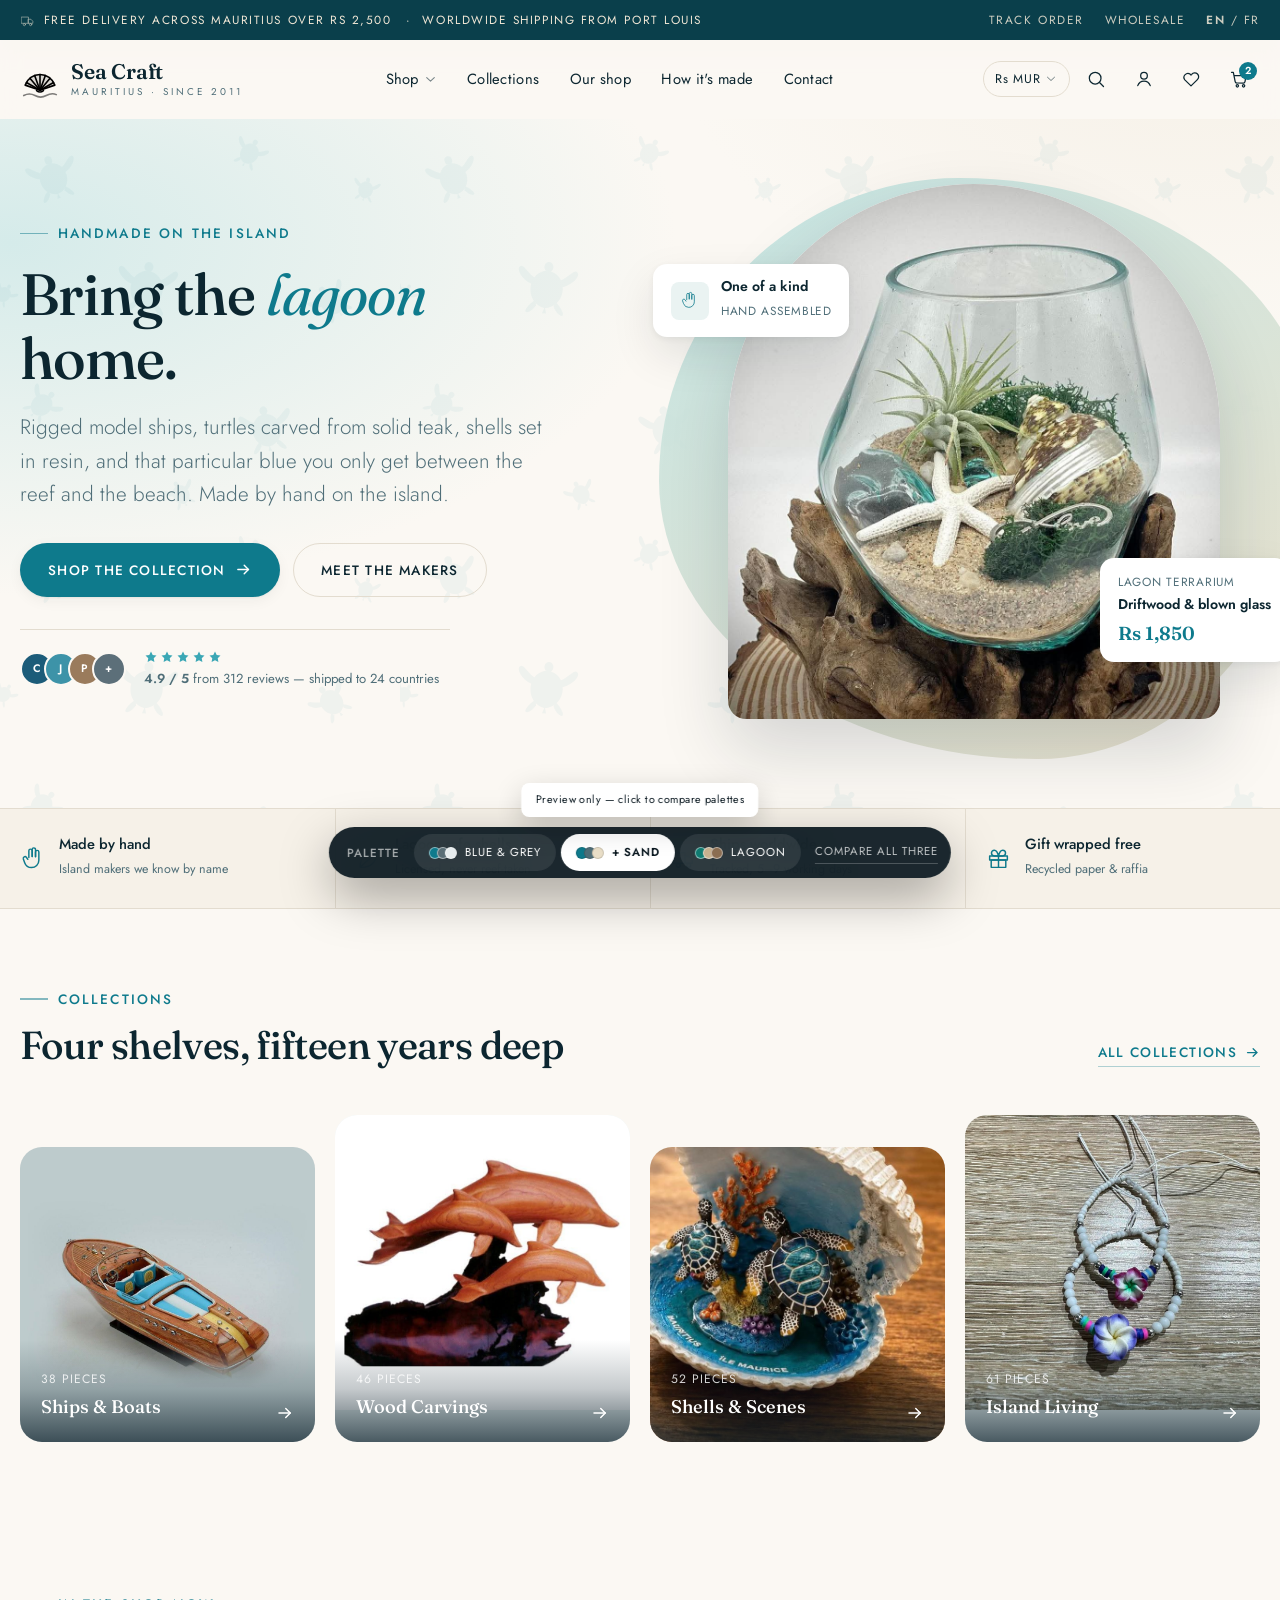
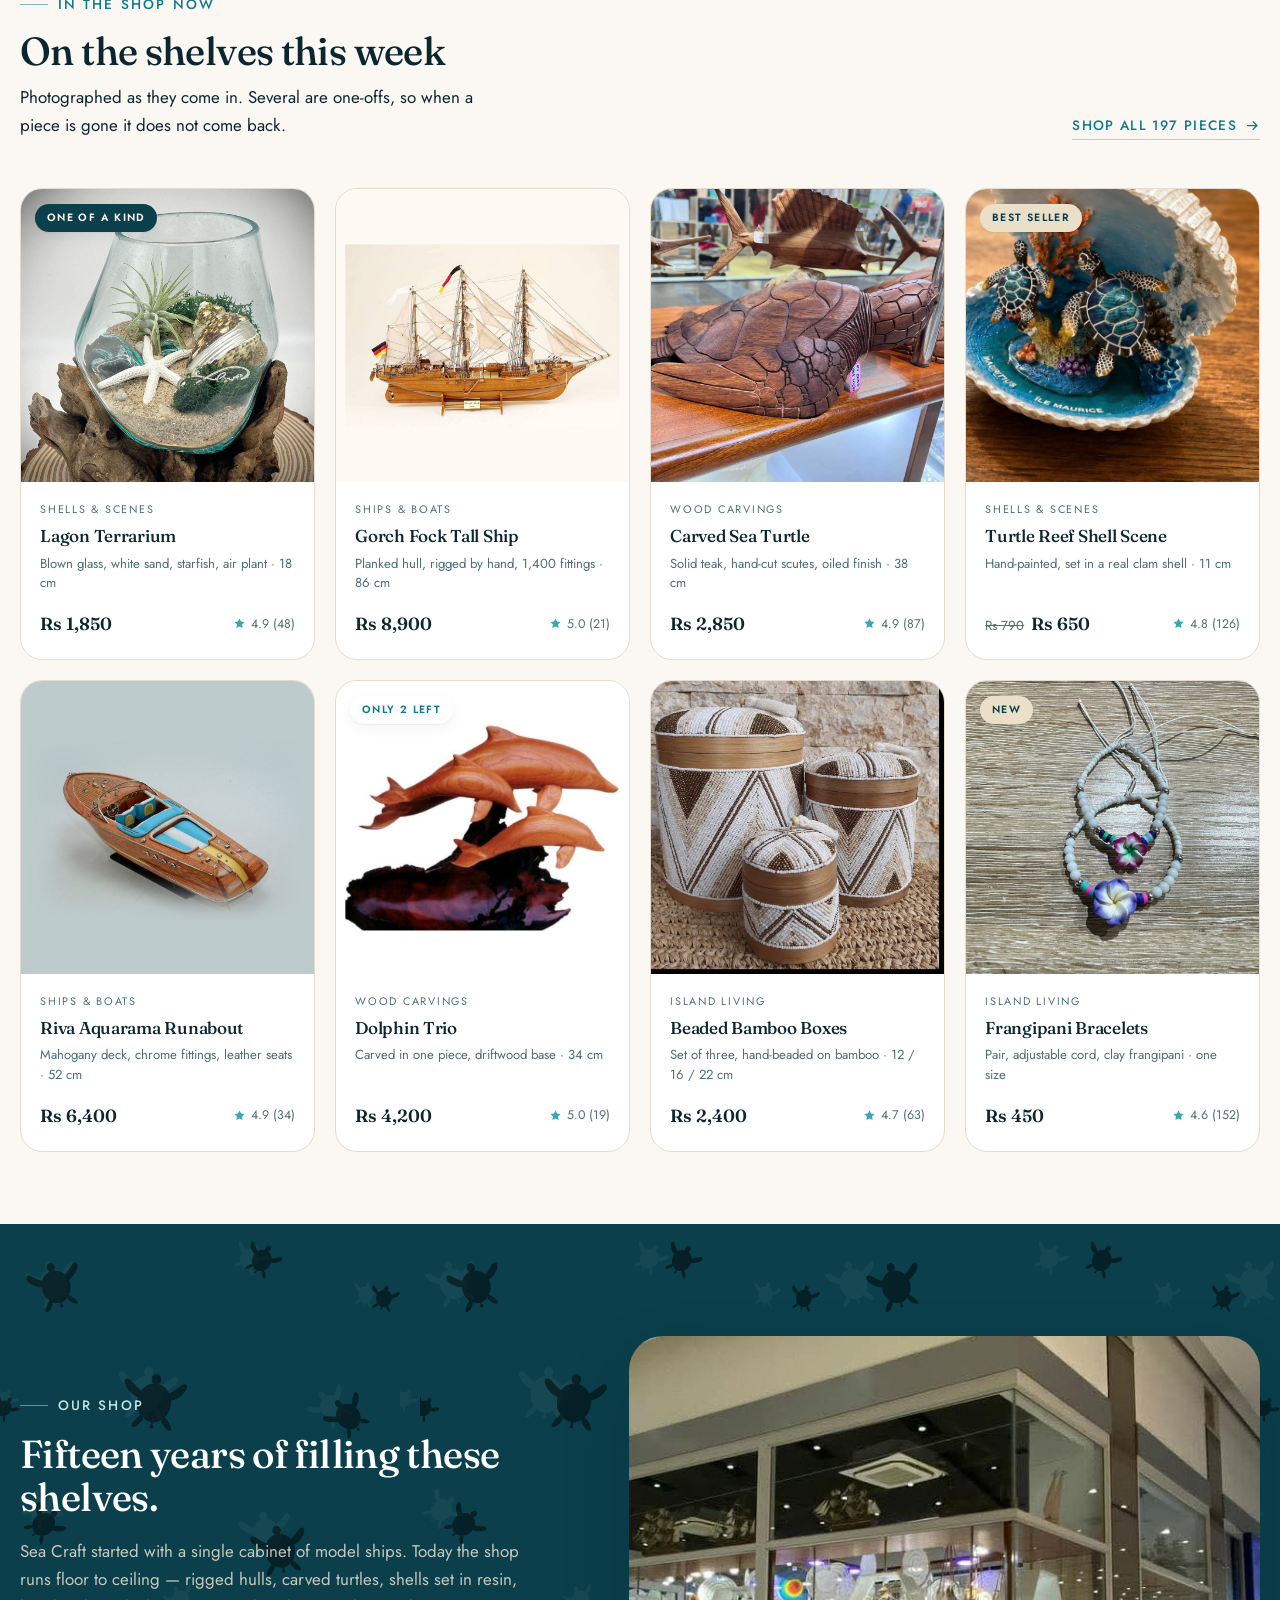
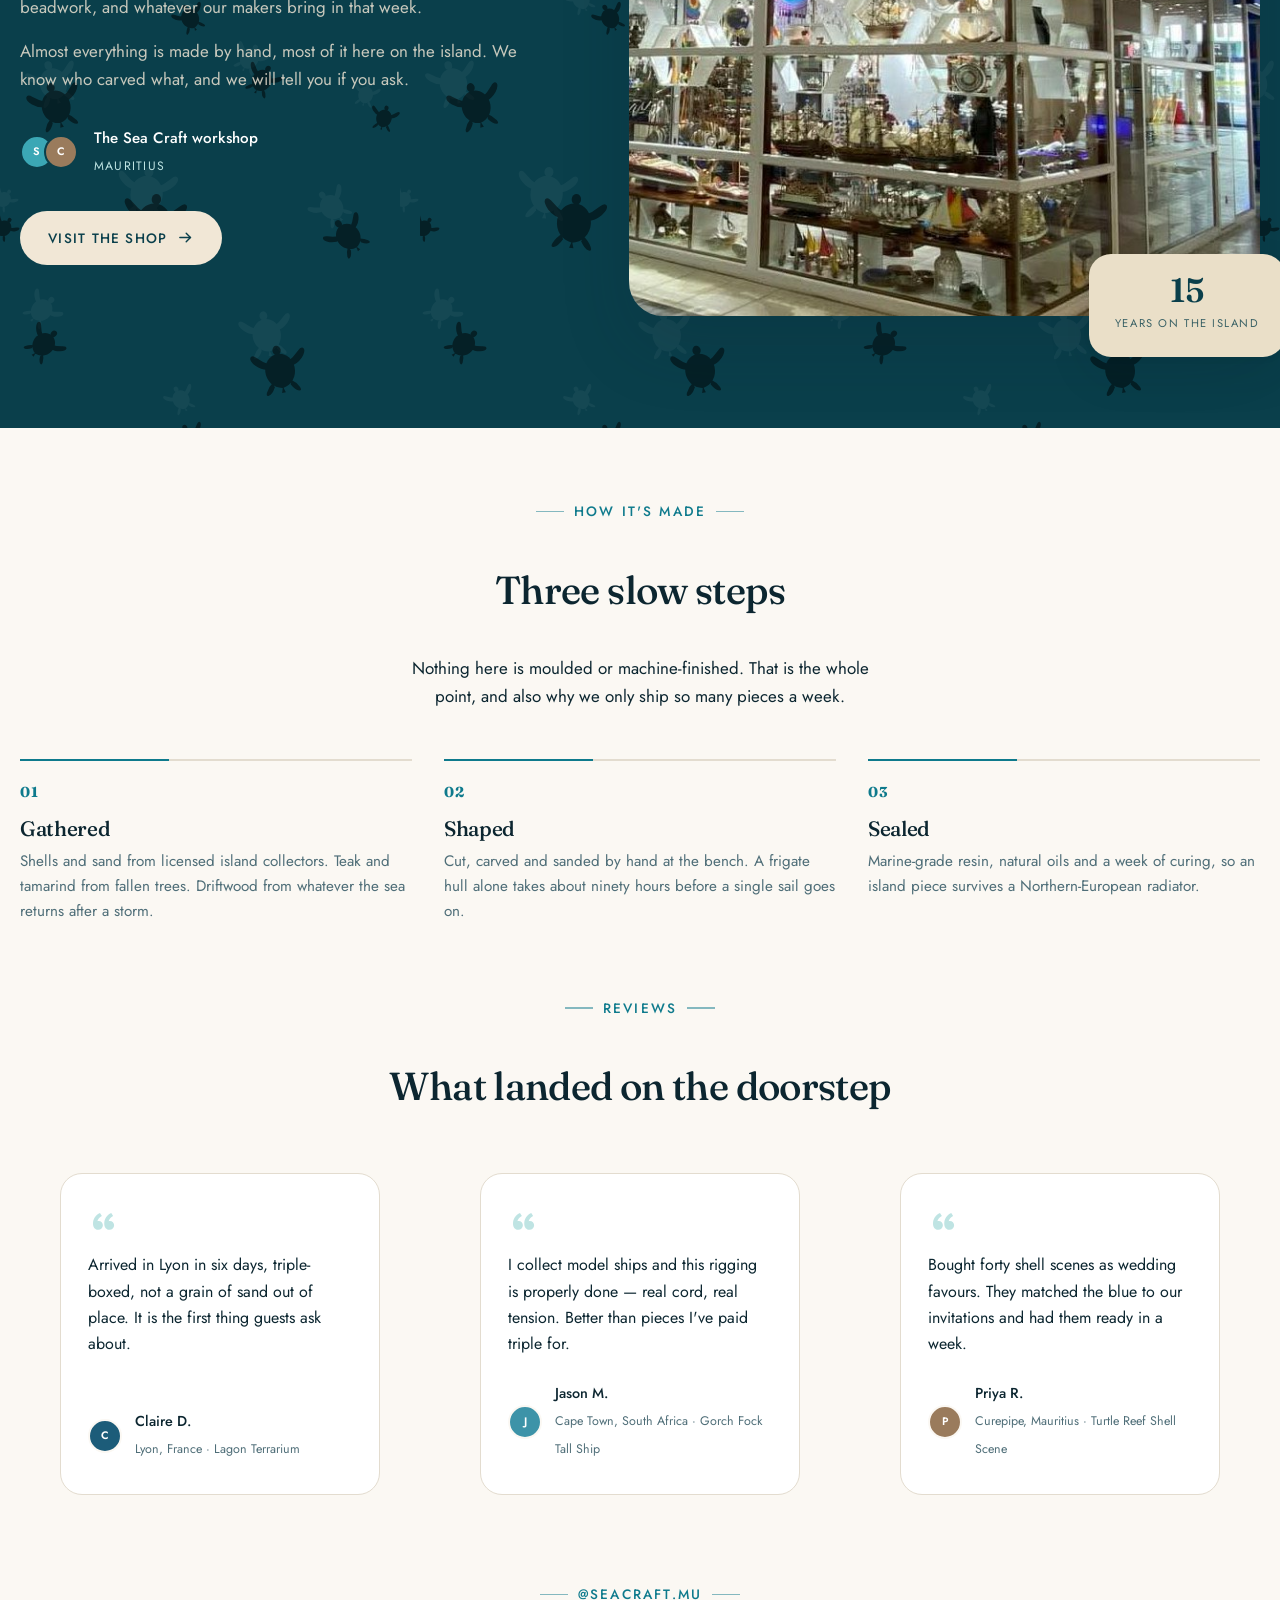
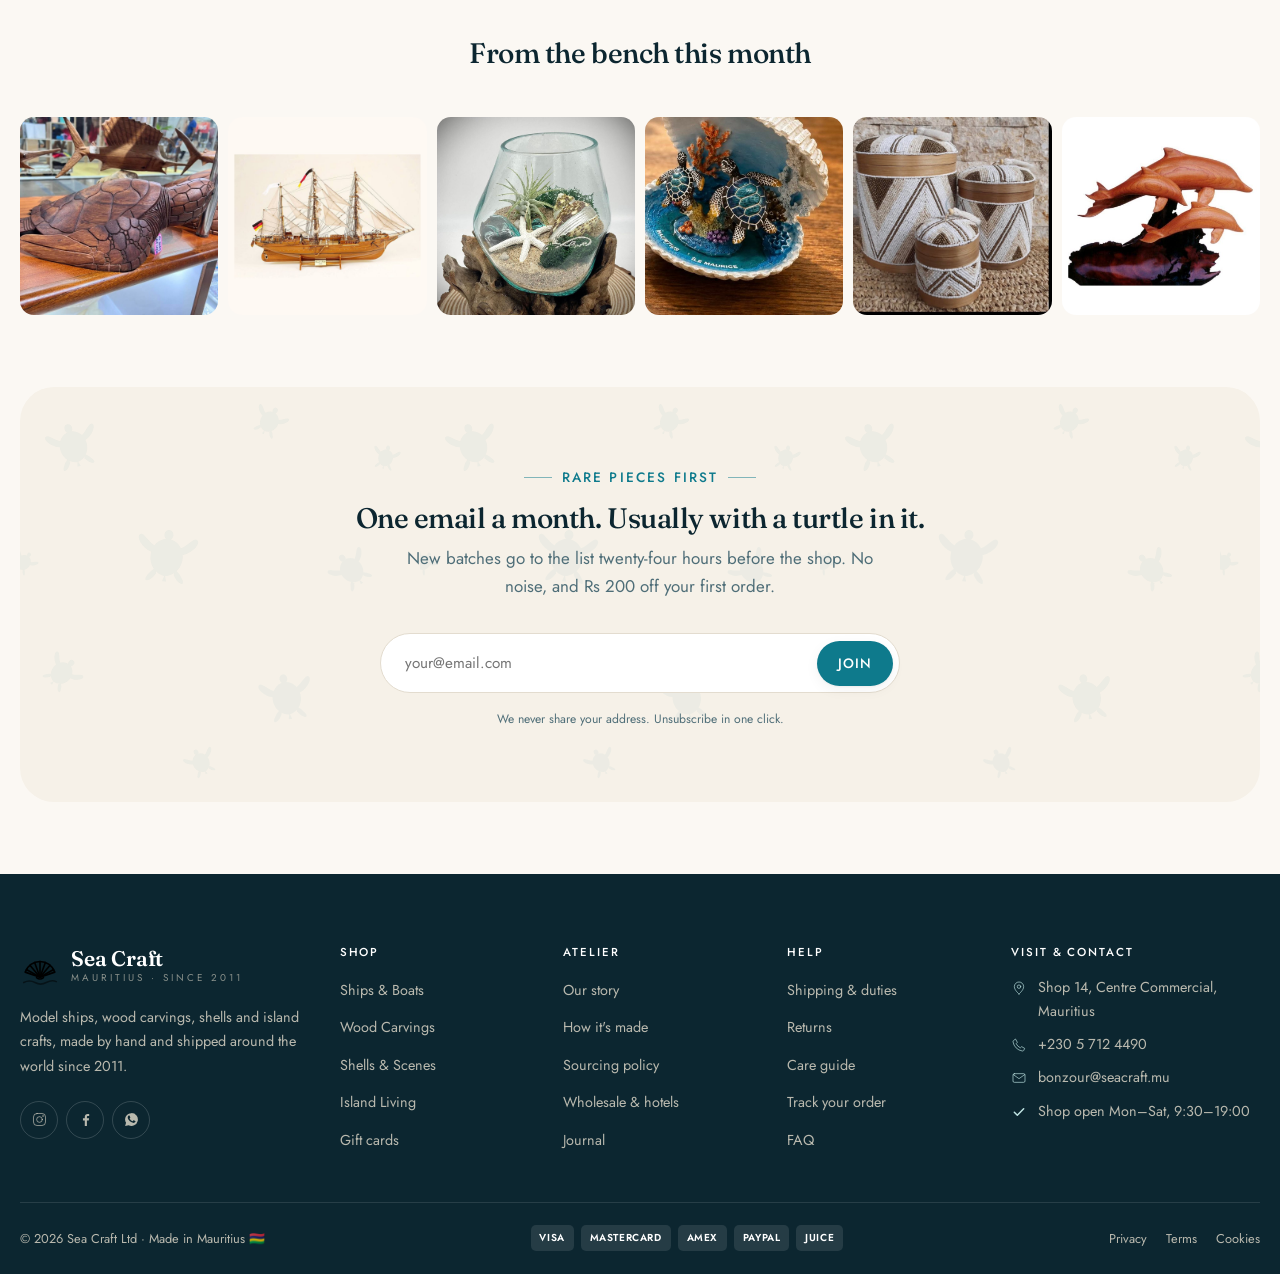
<file: index.html>
<!doctype html>
<html lang="en" data-theme="balanced">
<head>
<meta charset="utf-8">
<meta name="viewport" content="width=device-width, initial-scale=1">
<title>Sea Craft — Handmade island crafts from Mauritius</title>
<meta name="description" content="Shells, model ships and lagoon-blue crafts, made by hand in Mauritius. Shipped worldwide from Port Louis.">
<meta name="robots" content="noindex, nofollow">
<link rel="icon" href="assets/img/logo.svg">
<link rel="stylesheet" href="assets/css/style.css">
</head>
<body>

<!-- ===== icon sprite (inlined so the preview needs no build step) ===== -->
<svg hidden aria-hidden="true">
<defs>
 <g id="i-search" fill="none" stroke="currentColor" stroke-linecap="round"><circle cx="11" cy="11" r="7"/><path d="M16.5 16.5 21 21"/></g>
 <g id="i-user" fill="none" stroke="currentColor" stroke-linecap="round"><circle cx="12" cy="8" r="4"/><path d="M4.5 20c1.3-3.8 4.1-5.6 7.5-5.6s6.2 1.8 7.5 5.6"/></g>
 <g id="i-heart" fill="none" stroke="currentColor" stroke-linecap="round" stroke-linejoin="round"><path d="M12 20.3 4.6 13a4.7 4.7 0 0 1 6.6-6.6l.8.8.8-.8A4.7 4.7 0 1 1 19.4 13z"/></g>
 <g id="i-cart" fill="none" stroke="currentColor" stroke-linecap="round" stroke-linejoin="round"><path d="M3 4h2.2l2.2 11.2a2 2 0 0 0 2 1.6h7.8a2 2 0 0 0 2-1.6L20.6 8H6.2"/><circle cx="10" cy="20.2" r="1.4"/><circle cx="17.5" cy="20.2" r="1.4"/></g>
 <path id="i-star" d="M12 2.6l2.9 5.9 6.5.9-4.7 4.6 1.1 6.5L12 17.4 6.2 20.5l1.1-6.5L2.6 9.4l6.5-.9z" fill="currentColor"/>
 <path id="i-chev" d="M5 8.5 12 15l7-6.5" fill="none" stroke="currentColor" stroke-width="2" stroke-linecap="round" stroke-linejoin="round"/>
 <g id="i-arrow" fill="none" stroke="currentColor" stroke-width="2" stroke-linecap="round" stroke-linejoin="round"><path d="M4 12h15"/><path d="M13 6l6 6-6 6"/></g>
 <g id="i-hand" fill="none" stroke="currentColor" stroke-linecap="round" stroke-linejoin="round"><path d="M8.5 11V4.6a1.6 1.6 0 1 1 3.2 0V10"/><path d="M11.7 10V3.4a1.6 1.6 0 1 1 3.2 0V10"/><path d="M14.9 10.4V5.8a1.6 1.6 0 1 1 3.2 0v7.9a7 7 0 0 1-7 7 7 7 0 0 1-6.6-4.7l-1.3-3.6a1.7 1.7 0 0 1 2.9-1.6l1.4 2"/></g>
 <g id="i-leaf" fill="none" stroke="currentColor" stroke-linecap="round" stroke-linejoin="round"><path d="M4 20c0-9 5.5-14.5 16-14.5C20 15 14.5 20.5 5.5 20.5z"/><path d="M4.5 20C8 16 12 13 16.5 10.5"/></g>
 <g id="i-truck" fill="none" stroke="currentColor" stroke-linecap="round" stroke-linejoin="round"><path d="M2.5 6.5h11v10h-11z"/><path d="M13.5 10h4l3 3.2v3.3h-7z"/><circle cx="7" cy="18.5" r="1.8"/><circle cx="17" cy="18.5" r="1.8"/></g>
 <g id="i-gift" fill="none" stroke="currentColor" stroke-linecap="round" stroke-linejoin="round"><path d="M3.5 9.5h17v4h-17z"/><path d="M5 13.5h14v7H5z"/><path d="M12 9.5v11"/><path d="M12 9.5S10.6 4 8 4a2.4 2.4 0 0 0 0 5.5zM12 9.5S13.4 4 16 4a2.4 2.4 0 0 1 0 5.5z"/></g>
 <g id="i-plus" fill="none" stroke="currentColor" stroke-width="2" stroke-linecap="round"><path d="M12 5v14M5 12h14"/></g>
 <path id="i-quote" d="M9.6 5.6C6.1 7.2 4 10.4 4 14.1 4 16.9 5.7 19 8.2 19c2.1 0 3.7-1.5 3.7-3.6 0-2-1.4-3.5-3.4-3.5-.4 0-.8 0-1 .2.4-1.6 1.8-3.2 3.6-4.2zm9 0C15.1 7.2 13 10.4 13 14.1c0 2.8 1.7 4.9 4.2 4.9 2.1 0 3.7-1.5 3.7-3.6 0-2-1.4-3.5-3.4-3.5-.4 0-.8 0-1 .2.4-1.6 1.8-3.2 3.6-4.2z" fill="currentColor"/>
 <g id="i-pin" fill="none" stroke="currentColor" stroke-linecap="round" stroke-linejoin="round"><path d="M12 21s7-5.8 7-11a7 7 0 1 0-14 0c0 5.2 7 11 7 11z"/><circle cx="12" cy="10" r="2.6"/></g>
 <g id="i-mail" fill="none" stroke="currentColor" stroke-linecap="round" stroke-linejoin="round"><rect x="3" y="5.5" width="18" height="13" rx="2"/><path d="m3.6 7 8.4 6 8.4-6"/></g>
 <g id="i-phone" fill="none" stroke="currentColor" stroke-linecap="round" stroke-linejoin="round"><path d="M7 3.5 9.5 8 7.8 10a12 12 0 0 0 6.2 6.2l2-1.7 4.5 2.5-1.3 3A2 2 0 0 1 17 21 16.5 16.5 0 0 1 3 7a2 2 0 0 1 1-1.9z"/></g>
 <g id="i-ship" fill="none" stroke="currentColor" stroke-linecap="round" stroke-linejoin="round"><path d="M3.5 15.5h17l-2 4.5h-13z"/><path d="M12 15.5V3l6 7.5h-6"/><path d="M12 10.5H6.5L12 6"/></g>
 <g id="i-ig" fill="none" stroke="currentColor" stroke-linecap="round"><rect x="3.5" y="3.5" width="17" height="17" rx="5"/><circle cx="12" cy="12" r="4"/><circle cx="17" cy="7" r="1.1" fill="currentColor" stroke="none"/></g>
 <path id="i-fb" d="M14 21v-7.6h2.6l.4-3H14V8.5c0-.9.3-1.5 1.6-1.5h1.6V4.3A21 21 0 0 0 15 4.1c-2.4 0-4 1.4-4 4.1v2.2H8.4v3H11V21z" fill="currentColor"/>
 <path id="i-wa" d="M12 3a9 9 0 0 0-7.7 13.6L3 21.3l4.9-1.3A9 9 0 1 0 12 3zm5.1 12.6c-.2.6-1.2 1.2-1.7 1.2-.5.1-1 .1-3.2-.8a11 11 0 0 1-4.5-4c-.3-.5-1-1.5-1-2.9s.7-2 1-2.3c.2-.2.5-.3.7-.3h.5c.2 0 .4 0 .6.5l.8 2c.1.2.1.3 0 .5l-.4.5-.3.3c-.1.1-.3.3-.1.6a9 9 0 0 0 1.6 2 7.4 7.4 0 0 0 2.2 1.4c.3.1.4.1.6-.1l.9-1c.2-.2.3-.2.5-.1l2 1c.3.1.4.2.5.3z" fill="currentColor"/>
 <g id="i-check" fill="none" stroke="currentColor" stroke-width="2.2" stroke-linecap="round" stroke-linejoin="round"><path d="m5 12.5 4.5 4.5L19 7"/></g>
 <g id="i-menu" fill="none" stroke="currentColor" stroke-width="1.8" stroke-linecap="round"><path d="M4 7h16M4 12h16M4 17h16"/></g>
 <g id="i-shell" fill="none" stroke="currentColor" stroke-linecap="round" stroke-linejoin="round"><path d="M12 20 3.8 16A8.5 8.5 0 0 1 20.2 16z"/><path d="M12 20V11M12 20 8 11.8M12 20l4-8.2"/></g>
</defs>
</svg>

<!-- =========================================================== TOP BAR -->
<div class="topbar">
  <div class="wrap">
    <div class="topbar-msg"><svg viewBox="0 0 24 24"><use href="#i-truck"/></svg> Free delivery across Mauritius over Rs 2,500<span class="hide-sm"> &nbsp;·&nbsp; Worldwide shipping from Port Louis</span></div>
    <div class="topbar-right">
      <a href="#">Track order</a>
      <a href="#">Wholesale</a>
      <span class="lang"><b>EN</b> / FR</span>
    </div>
  </div>
</div>

<!-- ============================================================ HEADER -->
<header class="header" id="header">
  <div class="wrap">
    <a class="brand" href="#" aria-label="Sea Craft home">
      <img src="assets/img/logo.svg" alt="" width="40" height="40" style="color:var(--brand)">
      <span class="brand-name"><b>Sea&nbsp;Craft</b><span>Mauritius · since 2011</span></span>
    </a>

    <nav class="nav">
      <a href="#shop">Shop <svg viewBox="0 0 24 24"><use href="#i-chev"/></svg></a>
      <a href="#cats">Collections</a>
      <a href="#story">Our shop</a>
      <a href="#process">How it's made</a>
      <a href="#contact">Contact</a>
    </nav>

    <div class="tools">
      <button class="icon-btn menu-btn" type="button" aria-label="Menu"><svg viewBox="0 0 24 24"><use href="#i-menu"/></svg></button>
      <button class="ccy" type="button">Rs MUR <svg viewBox="0 0 24 24"><use href="#i-chev"/></svg></button>
      <button class="icon-btn" type="button" aria-label="Search"><svg viewBox="0 0 24 24"><use href="#i-search"/></svg></button>
      <button class="icon-btn" type="button" aria-label="Account"><svg viewBox="0 0 24 24"><use href="#i-user"/></svg></button>
      <button class="icon-btn" type="button" aria-label="Wishlist"><svg viewBox="0 0 24 24"><use href="#i-heart"/></svg></button>
      <button class="icon-btn" type="button" aria-label="Cart, 2 items">
        <svg viewBox="0 0 24 24"><use href="#i-cart"/></svg><span class="badge">2</span>
      </button>
    </div>
  </div>
</header>

<main>
<!-- ============================================================== HERO -->
<section class="hero has-turtles">
  <div class="turtle-layer"></div>
  <div class="wrap hero-grid">
    <div class="hero-copy">
      <span class="eyebrow">Handmade on the island</span>
      <h1 class="h-xl">Bring the <em>lagoon</em> home.</h1>
      <p class="lede">Rigged model ships, turtles carved from solid teak, shells
         set in resin, and that particular blue you only get between the reef
         and the beach. Made by hand on the island.</p>
      <div class="hero-cta">
        <a class="btn btn--primary" href="#shop">Shop the collection <svg viewBox="0 0 24 24"><use href="#i-arrow"/></svg></a>
        <a class="btn btn--ghost" href="#story">Meet the makers</a>
      </div>
      <div class="hero-proof">
        <div class="avatars">
          <span style="background:#1C5C79">C</span>
          <span style="background:#3D93A8">J</span>
          <span style="background:#9A7B5C">P</span>
          <span style="background:#5C6F79">+</span>
        </div>
        <small>
          <span class="stars">
            <svg viewBox="0 0 24 24"><use href="#i-star"/></svg><svg viewBox="0 0 24 24"><use href="#i-star"/></svg><svg viewBox="0 0 24 24"><use href="#i-star"/></svg><svg viewBox="0 0 24 24"><use href="#i-star"/></svg><svg viewBox="0 0 24 24"><use href="#i-star"/></svg>
          </span><br>
          <b>4.9 / 5</b> from 312 reviews — shipped to 24 countries
        </small>
      </div>
    </div>

    <div class="hero-art">
      <div class="hero-blob"></div>
      <figure class="hero-frame">
        <img src="assets/img/hero-terrarium.jpg" alt="Glass terrarium with white sand, starfish, conch shell and an air plant, resting on a driftwood base">
      </figure>
      <div class="hero-tag hero-tag--a">
        <i><svg viewBox="0 0 24 24"><use href="#i-hand"/></svg></i>
        <span><b>One of a kind</b><small>Hand assembled</small></span>
      </div>
      <div class="hero-tag hero-tag--b">
        <small>Lagon Terrarium</small>
        <b>Driftwood &amp; blown glass</b>
        <span class="price">Rs 1,850</span>
      </div>
    </div>
  </div>
</section>

<!-- ============================================================= TRUST -->
<section class="trust">
  <div class="wrap">
    <ul>
      <li><svg viewBox="0 0 24 24"><use href="#i-hand"/></svg><span><b>Made by hand</b><small>Island makers we know by name</small></span></li>
      <li><svg viewBox="0 0 24 24"><use href="#i-leaf"/></svg><span><b>Lagoon-safe shells</b><small>Licensed, never reef-taken</small></span></li>
      <li><svg viewBox="0 0 24 24"><use href="#i-truck"/></svg><span><b>Ships worldwide</b><small>Tracked, 5–9 working days</small></span></li>
      <li><svg viewBox="0 0 24 24"><use href="#i-gift"/></svg><span><b>Gift wrapped free</b><small>Recycled paper &amp; raffia</small></span></li>
    </ul>
  </div>
</section>

<!-- ======================================================== CATEGORIES -->
<section class="section" id="cats">
  <div class="wrap">
    <div class="section-head">
      <div>
        <span class="eyebrow">Collections</span>
        <h2 class="h-lg">Four shelves, fifteen years deep</h2>
      </div>
      <a class="link-more" href="#">All collections <svg viewBox="0 0 24 24"><use href="#i-arrow"/></svg></a>
    </div>
    <div class="cats">
      <a class="cat" href="#"><img src="assets/img/p-riva.jpg" alt="Wooden model runabout">
        <div class="cat-body"><span><small>38 pieces</small><b>Ships &amp; Boats</b></span><svg viewBox="0 0 24 24"><use href="#i-arrow"/></svg></div></a>
      <a class="cat" href="#"><img src="assets/img/p-dolphins.jpg" alt="Carved wooden dolphins">
        <div class="cat-body"><span><small>46 pieces</small><b>Wood Carvings</b></span><svg viewBox="0 0 24 24"><use href="#i-arrow"/></svg></div></a>
      <a class="cat" href="#"><img src="assets/img/p-diorama.jpg" alt="Turtles set inside a shell">
        <div class="cat-body"><span><small>52 pieces</small><b>Shells &amp; Scenes</b></span><svg viewBox="0 0 24 24"><use href="#i-arrow"/></svg></div></a>
      <a class="cat" href="#"><img src="assets/img/p-bracelets.jpg" alt="Frangipani bead bracelets">
        <div class="cat-body"><span><small>61 pieces</small><b>Island Living</b></span><svg viewBox="0 0 24 24"><use href="#i-arrow"/></svg></div></a>
    </div>
  </div>
</section>

<!-- ========================================================== PRODUCTS -->
<section class="section" id="shop">
  <div class="wrap">
    <div class="section-head">
      <div>
        <span class="eyebrow">In the shop now</span>
        <h2 class="h-lg">On the shelves this week</h2>
        <p>Photographed as they come in. Several are one-offs, so when a piece is
           gone it does not come back.</p>
      </div>
      <a class="link-more" href="#">Shop all 197 pieces <svg viewBox="0 0 24 24"><use href="#i-arrow"/></svg></a>
    </div>

    <div class="grid-4">
      <article class="card">
        <div class="card-media">
          <img src="assets/img/hero-terrarium.jpg" alt="Glass terrarium with sand, starfish and a conch on driftwood">
          <span class="flag flag--dark">One of a kind</span>
          <button class="wish" aria-label="Save"><svg viewBox="0 0 24 24"><use href="#i-heart"/></svg></button>
          <button class="quick"><svg viewBox="0 0 24 24"><use href="#i-plus"/></svg> Add to cart</button>
        </div>
        <div class="card-body">
          <span class="card-cat">Shells &amp; Scenes</span>
          <h3 class="card-title">Lagon Terrarium</h3>
          <p class="card-meta">Blown glass, white sand, starfish, air plant &middot; 18 cm</p>
          <div class="card-foot">
            <span class="price">Rs 1,850</span>
            <span class="rating"><svg viewBox="0 0 24 24"><use href="#i-star"/></svg> 4.9 (48)</span>
          </div>
        </div>
      </article>
      <article class="card">
        <div class="card-media">
          <img src="assets/img/p-tallship.jpg" alt="Three-masted tall ship model with rigged canvas sails">
          <button class="wish" aria-label="Save"><svg viewBox="0 0 24 24"><use href="#i-heart"/></svg></button>
          <button class="quick"><svg viewBox="0 0 24 24"><use href="#i-plus"/></svg> Add to cart</button>
        </div>
        <div class="card-body">
          <span class="card-cat">Ships &amp; Boats</span>
          <h3 class="card-title">Gorch Fock Tall Ship</h3>
          <p class="card-meta">Planked hull, rigged by hand, 1,400 fittings &middot; 86 cm</p>
          <div class="card-foot">
            <span class="price">Rs 8,900</span>
            <span class="rating"><svg viewBox="0 0 24 24"><use href="#i-star"/></svg> 5.0 (21)</span>
          </div>
        </div>
      </article>
      <article class="card">
        <div class="card-media">
          <img src="assets/img/p-turtle.jpg" alt="Sea turtle carved from solid teak">
          <button class="wish" aria-label="Save"><svg viewBox="0 0 24 24"><use href="#i-heart"/></svg></button>
          <button class="quick"><svg viewBox="0 0 24 24"><use href="#i-plus"/></svg> Add to cart</button>
        </div>
        <div class="card-body">
          <span class="card-cat">Wood Carvings</span>
          <h3 class="card-title">Carved Sea Turtle</h3>
          <p class="card-meta">Solid teak, hand-cut scutes, oiled finish &middot; 38 cm</p>
          <div class="card-foot">
            <span class="price">Rs 2,850</span>
            <span class="rating"><svg viewBox="0 0 24 24"><use href="#i-star"/></svg> 4.9 (87)</span>
          </div>
        </div>
      </article>
      <article class="card">
        <div class="card-media">
          <img src="assets/img/p-diorama.jpg" alt="Two painted turtles set in a real clam shell">
          <span class="flag flag--warm">Best seller</span>
          <button class="wish" aria-label="Save"><svg viewBox="0 0 24 24"><use href="#i-heart"/></svg></button>
          <button class="quick"><svg viewBox="0 0 24 24"><use href="#i-plus"/></svg> Add to cart</button>
        </div>
        <div class="card-body">
          <span class="card-cat">Shells &amp; Scenes</span>
          <h3 class="card-title">Turtle Reef Shell Scene</h3>
          <p class="card-meta">Hand-painted, set in a real clam shell &middot; 11 cm</p>
          <div class="card-foot">
            <span class="price"><s>Rs 790</s>Rs 650</span>
            <span class="rating"><svg viewBox="0 0 24 24"><use href="#i-star"/></svg> 4.8 (126)</span>
          </div>
        </div>
      </article>
      <article class="card">
        <div class="card-media">
          <img src="assets/img/p-riva.jpg" alt="Mahogany runabout model with chrome fittings">
          <button class="wish" aria-label="Save"><svg viewBox="0 0 24 24"><use href="#i-heart"/></svg></button>
          <button class="quick"><svg viewBox="0 0 24 24"><use href="#i-plus"/></svg> Add to cart</button>
        </div>
        <div class="card-body">
          <span class="card-cat">Ships &amp; Boats</span>
          <h3 class="card-title">Riva Aquarama Runabout</h3>
          <p class="card-meta">Mahogany deck, chrome fittings, leather seats &middot; 52 cm</p>
          <div class="card-foot">
            <span class="price">Rs 6,400</span>
            <span class="rating"><svg viewBox="0 0 24 24"><use href="#i-star"/></svg> 4.9 (34)</span>
          </div>
        </div>
      </article>
      <article class="card">
        <div class="card-media">
          <img src="assets/img/p-dolphins.jpg" alt="Three dolphins carved in one piece on a driftwood base">
          <span class="flag">Only 2 left</span>
          <button class="wish" aria-label="Save"><svg viewBox="0 0 24 24"><use href="#i-heart"/></svg></button>
          <button class="quick"><svg viewBox="0 0 24 24"><use href="#i-plus"/></svg> Add to cart</button>
        </div>
        <div class="card-body">
          <span class="card-cat">Wood Carvings</span>
          <h3 class="card-title">Dolphin Trio</h3>
          <p class="card-meta">Carved in one piece, driftwood base &middot; 34 cm</p>
          <div class="card-foot">
            <span class="price">Rs 4,200</span>
            <span class="rating"><svg viewBox="0 0 24 24"><use href="#i-star"/></svg> 5.0 (19)</span>
          </div>
        </div>
      </article>
      <article class="card">
        <div class="card-media">
          <img src="assets/img/p-baskets.jpg" alt="Three bamboo boxes covered in white and bronze glass beads">
          <button class="wish" aria-label="Save"><svg viewBox="0 0 24 24"><use href="#i-heart"/></svg></button>
          <button class="quick"><svg viewBox="0 0 24 24"><use href="#i-plus"/></svg> Add to cart</button>
        </div>
        <div class="card-body">
          <span class="card-cat">Island Living</span>
          <h3 class="card-title">Beaded Bamboo Boxes</h3>
          <p class="card-meta">Set of three, hand-beaded on bamboo &middot; 12 / 16 / 22 cm</p>
          <div class="card-foot">
            <span class="price">Rs 2,400</span>
            <span class="rating"><svg viewBox="0 0 24 24"><use href="#i-star"/></svg> 4.7 (63)</span>
          </div>
        </div>
      </article>
      <article class="card">
        <div class="card-media">
          <img src="assets/img/p-bracelets.jpg" alt="Pair of beaded bracelets with clay frangipani flowers">
          <span class="flag flag--warm">New</span>
          <button class="wish" aria-label="Save"><svg viewBox="0 0 24 24"><use href="#i-heart"/></svg></button>
          <button class="quick"><svg viewBox="0 0 24 24"><use href="#i-plus"/></svg> Add to cart</button>
        </div>
        <div class="card-body">
          <span class="card-cat">Island Living</span>
          <h3 class="card-title">Frangipani Bracelets</h3>
          <p class="card-meta">Pair, adjustable cord, clay frangipani &middot; one size</p>
          <div class="card-foot">
            <span class="price">Rs 450</span>
            <span class="rating"><svg viewBox="0 0 24 24"><use href="#i-star"/></svg> 4.6 (152)</span>
          </div>
        </div>
      </article>
    </div>
  </div>
</section>

<!-- ============================================================= STORY -->
<section class="story has-turtles" id="story">
  <div class="turtle-layer turtle-layer--light"></div>
  <div class="wrap story-grid">
    <div>
      <span class="eyebrow">Our shop</span>
      <h2 class="h-lg">Fifteen years of filling these shelves.</h2>
      <p>Sea Craft started with a single cabinet of model ships. Today the shop
         runs floor to ceiling &mdash; rigged hulls, carved turtles, shells set in
         resin, beadwork, and whatever our makers bring in that week.</p>
      <p>Almost everything is made by hand, most of it here on the island. We
         know who carved what, and we will tell you if you ask.</p>
      <div class="sig">
        <div class="avatars">
          <span style="background:#3BA7B5">S</span>
          <span style="background:#9A7B5C">C</span>
        </div>
        <span><b>The Sea Craft workshop</b><small>Mauritius</small></span>
      </div>
      <p style="margin-top:2rem"><a class="btn btn--light" href="#">Visit the shop <svg viewBox="0 0 24 24"><use href="#i-arrow"/></svg></a></p>
    </div>
    <div class="story-media">
      <img src="assets/img/shop-front.jpg" alt="The Sea Craft shop front, shelves of model ships and shells behind glass">
      <div class="story-stat"><b>15</b><small>years on the island</small></div>
    </div>
  </div>
</section>

<!-- =========================================================== PROCESS -->
<section class="section" id="process">
  <div class="wrap">
    <div class="section-head center">
      <span class="eyebrow eyebrow--center">How it's made</span>
      <h2 class="h-lg">Three slow steps</h2>
      <p>Nothing here is moulded or machine-finished. That is the whole point, and
         also why we only ship so many pieces a week.</p>
    </div>
    <div class="steps">
      <div class="step"><b>01</b><h3>Gathered</h3>
        <p>Shells and sand from licensed island collectors. Teak and tamarind from
           fallen trees. Driftwood from whatever the sea returns after a storm.</p></div>
      <div class="step"><b>02</b><h3>Shaped</h3>
        <p>Cut, carved and sanded by hand at the bench. A frigate hull alone takes
           about ninety hours before a single sail goes on.</p></div>
      <div class="step"><b>03</b><h3>Sealed</h3>
        <p>Marine-grade resin, natural oils and a week of curing, so an island piece
           survives a Northern-European radiator.</p></div>
    </div>
  </div>
</section>

<!-- ======================================================== TESTIMONIAL -->
<section class="section" style="padding-top:0">
  <div class="wrap">
    <div class="section-head center">
      <span class="eyebrow eyebrow--center">Reviews</span>
      <h2 class="h-lg">What landed on the doorstep</h2>
    </div>
    <div class="quotes">
      <figure class="quote">
        <svg viewBox="0 0 24 24"><use href="#i-quote"/></svg>
        <p>Arrived in Lyon in six days, triple-boxed, not a grain of sand out of place.
           It is the first thing guests ask about.</p>
        <footer><div class="avatars"><span style="background:#1C5C79">C</span></div>
          <span><b>Claire D.</b><small>Lyon, France · Lagon Terrarium</small></span></footer>
      </figure>
      <figure class="quote">
        <svg viewBox="0 0 24 24"><use href="#i-quote"/></svg>
        <p>I collect model ships and this rigging is properly done — real cord, real
           tension. Better than pieces I've paid triple for.</p>
        <footer><div class="avatars"><span style="background:#3D93A8">J</span></div>
          <span><b>Jason M.</b><small>Cape Town, South Africa · Gorch Fock Tall Ship</small></span></footer>
      </figure>
      <figure class="quote">
        <svg viewBox="0 0 24 24"><use href="#i-quote"/></svg>
        <p>Bought forty shell scenes as wedding favours. They matched the blue to
           our invitations and had them ready in a week.</p>
        <footer><div class="avatars"><span style="background:#9A7B5C">P</span></div>
          <span><b>Priya R.</b><small>Curepipe, Mauritius · Turtle Reef Shell Scene</small></span></footer>
      </figure>
    </div>
  </div>
</section>

<!-- ============================================================= STRIP -->
<section class="section" style="padding-top:0">
  <div class="wrap">
    <div class="section-head center">
      <span class="eyebrow eyebrow--center">@seacraft.mu</span>
      <h2 class="h-md">From the bench this month</h2>
    </div>
    <div class="strip">
      <a href="#"><img src="assets/img/p-turtle.jpg" alt=""></a>
      <a href="#"><img src="assets/img/p-tallship.jpg" alt=""></a>
      <a href="#"><img src="assets/img/hero-terrarium.jpg" alt=""></a>
      <a href="#"><img src="assets/img/p-diorama.jpg" alt=""></a>
      <a href="#"><img src="assets/img/p-baskets.jpg" alt=""></a>
      <a href="#"><img src="assets/img/p-dolphins.jpg" alt=""></a>
    </div>
  </div>
</section>

<!-- ======================================================== NEWSLETTER -->
<section class="section" style="padding-top:0">
  <div class="wrap">
    <div class="news has-turtles">
      <div class="turtle-layer turtle-layer--soft"></div>
      <span class="eyebrow eyebrow--center">Rare pieces first</span>
      <h2 class="h-md">One email a month. Usually with a turtle in it.</h2>
      <p>New batches go to the list twenty-four hours before the shop. No noise,
         and Rs 200 off your first order.</p>
      <form onsubmit="return false">
        <input type="email" placeholder="your@email.com" aria-label="Email address">
        <button class="btn btn--primary btn--sm" type="submit">Join</button>
      </form>
      <small>We never share your address. Unsubscribe in one click.</small>
    </div>
  </div>
</section>
</main>

<!-- ============================================================ FOOTER -->
<footer class="footer" id="contact">
  <div class="wrap">
    <div class="footer-grid">
      <div class="footer-about">
        <a class="brand" href="#">
          <img src="assets/img/logo.svg" alt="" width="40" height="40">
          <span class="brand-name"><b>Sea&nbsp;Craft</b><span>Mauritius · since 2011</span></span>
        </a>
        <p>Model ships, wood carvings, shells and island crafts, made by hand and
           shipped around the world since 2011.</p>
        <div class="socials">
          <a href="#" aria-label="Instagram"><svg viewBox="0 0 24 24"><use href="#i-ig"/></svg></a>
          <a href="#" aria-label="Facebook"><svg viewBox="0 0 24 24"><use href="#i-fb"/></svg></a>
          <a href="#" aria-label="WhatsApp"><svg viewBox="0 0 24 24"><use href="#i-wa"/></svg></a>
        </div>
      </div>
      <div class="footer-col"><h4>Shop</h4><ul>
        <li><a href="#">Ships &amp; Boats</a></li><li><a href="#">Wood Carvings</a></li>
        <li><a href="#">Shells &amp; Scenes</a></li><li><a href="#">Island Living</a></li>
        <li><a href="#">Gift cards</a></li></ul></div>
      <div class="footer-col"><h4>Atelier</h4><ul>
        <li><a href="#">Our story</a></li><li><a href="#">How it's made</a></li>
        <li><a href="#">Sourcing policy</a></li><li><a href="#">Wholesale &amp; hotels</a></li>
        <li><a href="#">Journal</a></li></ul></div>
      <div class="footer-col"><h4>Help</h4><ul>
        <li><a href="#">Shipping &amp; duties</a></li><li><a href="#">Returns</a></li>
        <li><a href="#">Care guide</a></li><li><a href="#">Track your order</a></li>
        <li><a href="#">FAQ</a></li></ul></div>
      <div class="footer-col"><h4>Visit &amp; contact</h4><ul>
        <li class="contact-li"><svg viewBox="0 0 24 24"><use href="#i-pin"/></svg><span>Shop 14, Centre Commercial,<br>Mauritius</span></li>
        <li class="contact-li"><svg viewBox="0 0 24 24"><use href="#i-phone"/></svg><span>+230 5 712 4490</span></li>
        <li class="contact-li"><svg viewBox="0 0 24 24"><use href="#i-mail"/></svg><span>bonzour@seacraft.mu</span></li>
        <li class="contact-li"><svg viewBox="0 0 24 24"><use href="#i-check"/></svg><span>Shop open Mon–Sat, 9:30–19:00</span></li>
      </ul></div>
    </div>
    <div class="footer-bar">
      <span>© 2026 Sea Craft Ltd · Made in Mauritius 🇲🇺</span>
      <div class="pays"><span>VISA</span><span>MASTERCARD</span><span>AMEX</span><span>PAYPAL</span><span>JUICE</span></div>
      <nav><a href="#">Privacy</a><a href="#">Terms</a><a href="#">Cookies</a></nav>
    </div>
  </div>
</footer>

<!-- ===================================== PREVIEW CONTROL (remove on build) -->
<div class="pv" data-preview-ui>
  <span class="pv-tip">Preview only — click to compare palettes</span>
  <b>Palette</b>
  <div class="pv-opts">
    <button class="pv-opt" data-set="client" aria-pressed="false">
      <span class="pv-dots"><i style="background:#0E7A8C"></i><i style="background:#5A6E76"></i><i style="background:#E6ECEE"></i></span>
      Blue &amp; grey
    </button>
    <button class="pv-opt" data-set="balanced" aria-pressed="true">
      <span class="pv-dots"><i style="background:#0E7A8C"></i><i style="background:#4F6E78"></i><i style="background:#EADFC8"></i></span>
      + Sand
    </button>
    <button class="pv-opt" data-set="lagoon" aria-pressed="false">
      <span class="pv-dots"><i style="background:#117C72"></i><i style="background:#C9B290"></i><i style="background:#8C6E52"></i></span>
      Lagoon
    </button>
  </div>
  <a class="pv-link" href="compare.html">Compare all three</a>
</div>

<script src="assets/js/preview.js"></script>
</body>
</html>
</file>
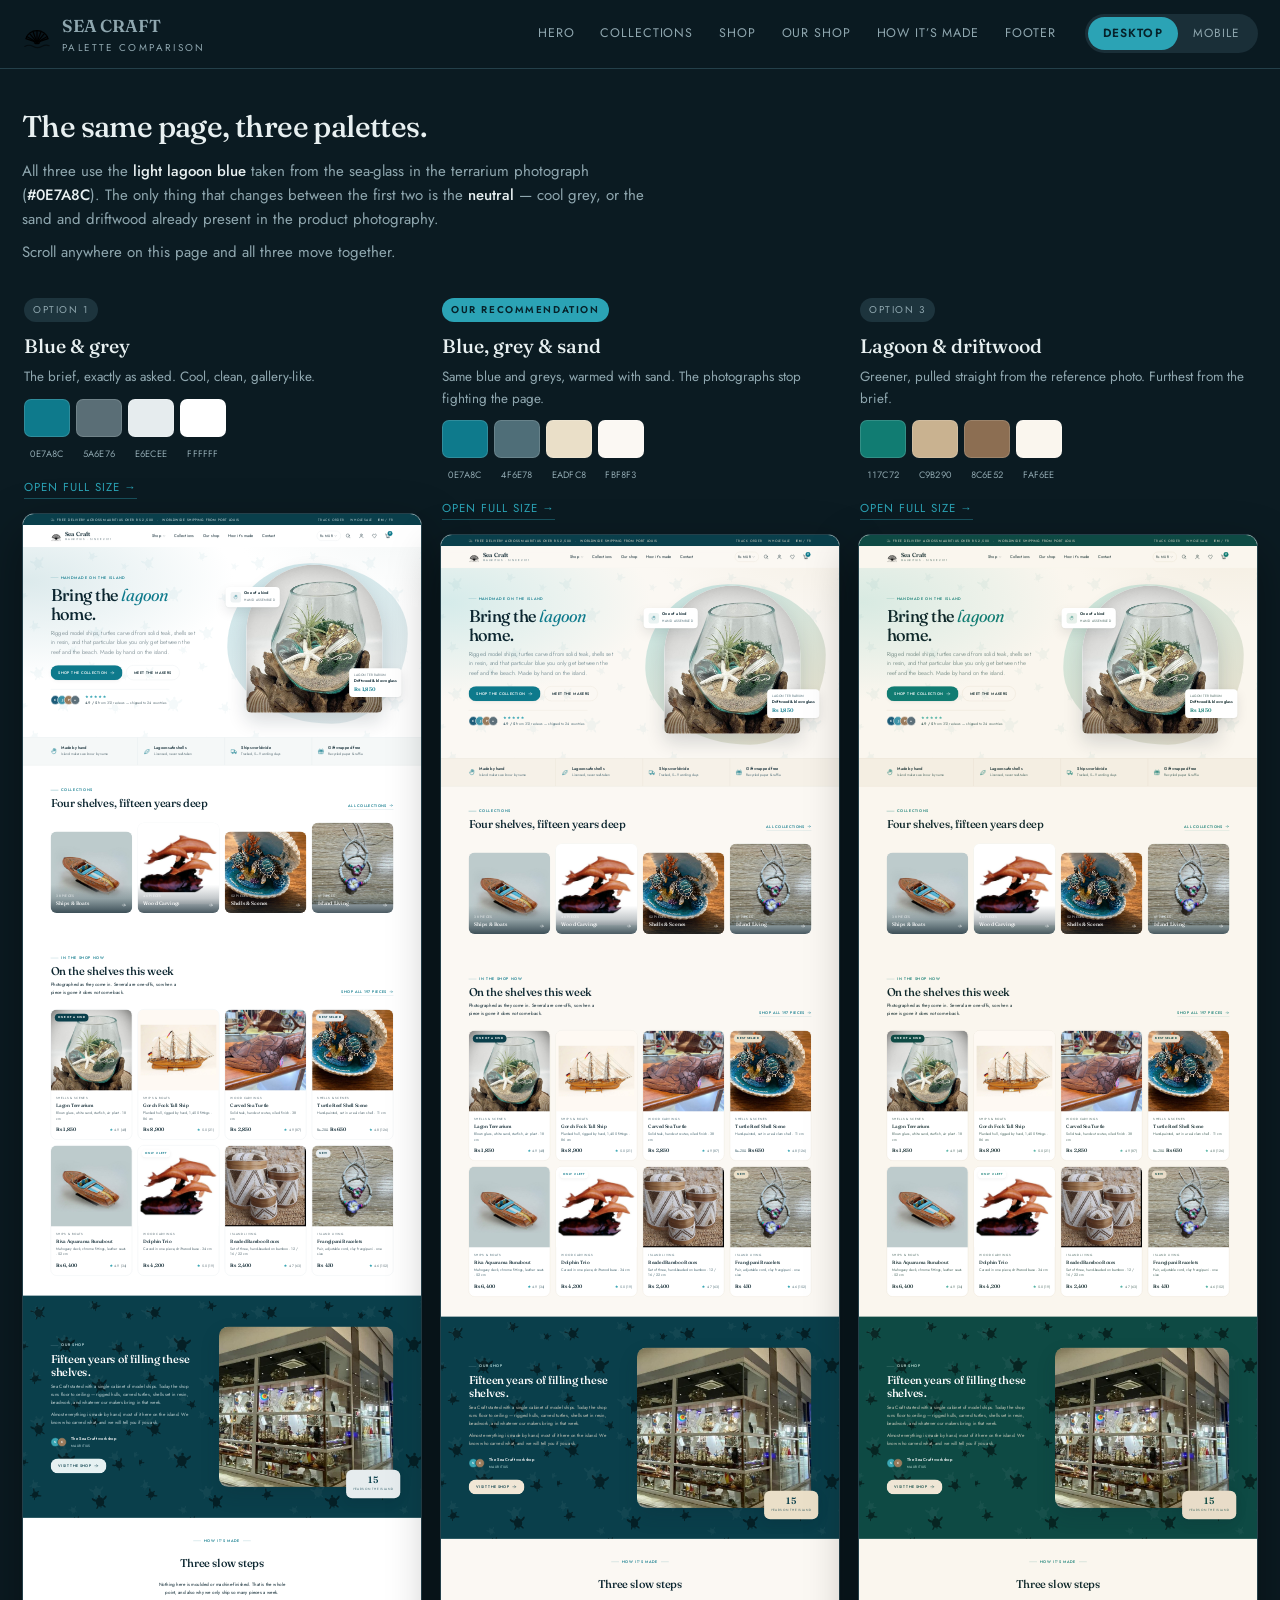
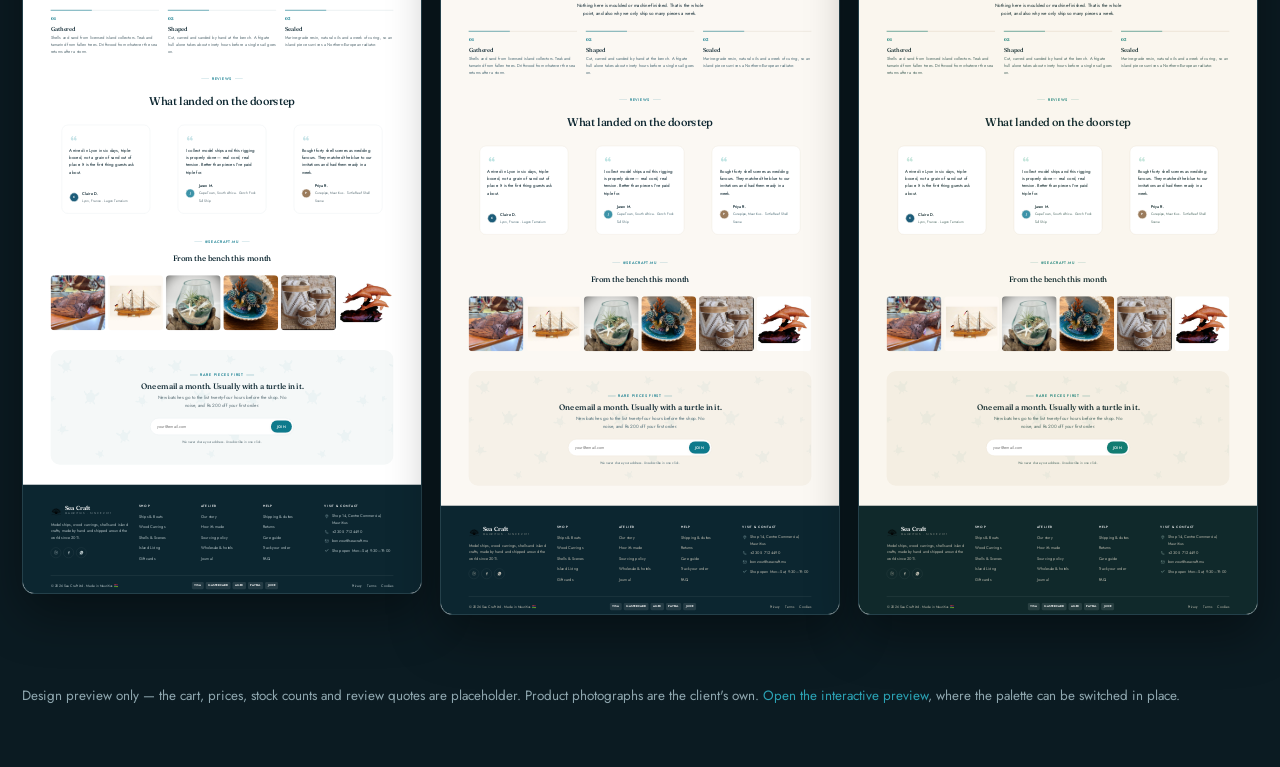
<file: compare.html>
<!doctype html>
<html lang="en">
<head>
<meta charset="utf-8">
<meta name="viewport" content="width=device-width, initial-scale=1">
<title>Sea Craft — palette comparison</title>
<meta name="description" content="The same Sea Craft homepage in three palettes, side by side.">
<meta name="robots" content="noindex, nofollow">
<link rel="icon" href="assets/img/logo.svg">
<link rel="stylesheet" href="assets/css/fonts.css">
<style>
  *,*::before,*::after{box-sizing:border-box}
  :root{
    --ink:#0B1B22; --panel:#13262E; --line:#24404A;
    --text:#E8F0F1; --dim:#8FA7AF; --hot:#2BA3B5;
    --font:'Jost','Inter',-apple-system,BlinkMacSystemFont,'Segoe UI',sans-serif;
    --serif:'Fraunces',Georgia,serif;
  }
  html{scroll-behavior:smooth}
  body{margin:0; background:var(--ink); color:var(--text); font-family:var(--font); font-size:15px; line-height:1.6}
  a{color:inherit; text-decoration:none}

  .bar{
    position:sticky; top:0; z-index:20; background:rgb(11 27 34 / .92);
    backdrop-filter:blur(14px); border-bottom:1px solid var(--line);
  }
  .bar-in{
    max-width:1680px; margin-inline:auto; padding:12px 22px;
    display:flex; align-items:center; gap:18px; flex-wrap:wrap;
  }
  .brand{display:flex; align-items:center; gap:10px; margin-right:auto}
  .brand img{width:30px;height:30px; color:var(--hot)}
  .brand b{font-family:var(--serif); font-size:1.08rem; font-weight:600; letter-spacing:-.01em}
  .brand span{display:block; font-size:.62rem; letter-spacing:.24em; text-transform:uppercase; color:var(--dim)}
  .jump{display:flex; gap:4px; flex-wrap:wrap}
  .jump button{
    border:0; background:transparent; color:var(--dim); cursor:pointer; font:inherit;
    font-size:.78rem; letter-spacing:.07em; text-transform:uppercase;
    padding:7px 11px; border-radius:99px; transition:.2s;
  }
  .jump button:hover{background:#1D343D; color:#fff}
  .seg{display:flex; background:#1A2F38; border-radius:99px; padding:3px}
  .seg button{
    border:0; background:transparent; color:var(--dim); cursor:pointer; font:inherit;
    font-size:.74rem; letter-spacing:.09em; text-transform:uppercase;
    padding:7px 15px; border-radius:99px; transition:.2s;
  }
  .seg button[aria-pressed="true"]{background:var(--hot); color:#06222A; font-weight:600}

  .intro{max-width:1680px; margin-inline:auto; padding:34px 22px 10px}
  .intro h1{font-family:var(--serif); font-weight:500; font-size:clamp(1.5rem,1.1rem+1.6vw,2.3rem); margin:0 0 .5rem; letter-spacing:-.02em}
  .intro p{color:var(--dim); max-width:72ch; margin:0}
  .intro p + p{margin-top:.6rem}
  .intro b{color:var(--text); font-weight:500}

  .cols{
    max-width:1680px; margin-inline:auto; padding:22px 22px 70px;
    display:grid; grid-template-columns:repeat(3,1fr); gap:18px; align-items:start;
  }
  .col{min-width:0}
  .head{padding:0 2px 14px}
  .tag{
    display:inline-block; font-size:.62rem; letter-spacing:.16em; text-transform:uppercase;
    padding:4px 9px; border-radius:99px; background:#1D343D; color:var(--dim); margin-bottom:9px;
  }
  .tag--rec{background:var(--hot); color:#06222A; font-weight:600}
  .head h2{font-family:var(--serif); font-size:1.22rem; font-weight:500; margin:0 0 4px}
  .head p{color:var(--dim); font-size:.84rem; margin:0 0 11px}
  .sw{display:flex; gap:6px; margin-bottom:10px}
  .sw i{width:46px; height:38px; border-radius:7px; border:1px solid rgb(255 255 255 / .14)}
  .hexes{display:flex; gap:6px; font-size:.58rem; color:var(--dim); letter-spacing:.02em; margin-bottom:12px}
  .hexes span{width:46px; text-align:center; font-variant-numeric:tabular-nums}
  .open{
    display:inline-flex; align-items:center; gap:6px; font-size:.72rem; letter-spacing:.1em;
    text-transform:uppercase; color:var(--hot); text-decoration:none;
    border-bottom:1px solid rgb(43 163 181 / .4); padding-bottom:2px;
  }
  .open:hover{border-color:var(--hot)}

  .frame{
    position:relative; width:100%; overflow:hidden; border-radius:12px;
    border:1px solid var(--line); background:#fff; box-shadow:0 20px 50px rgb(0 0 0 / .4);
  }
  .frame iframe{border:0; display:block; transform-origin:0 0; background:#fff}
  body[data-view="mobile"] .frame{
    width:min(100%, 420px); margin-inline:auto; border-radius:22px;
  }

  .foot{max-width:1680px; margin-inline:auto; padding:0 22px 60px; color:var(--dim); font-size:.84rem}
  .foot a{color:var(--hot)}

  @media (max-width:1100px){
    .cols{grid-template-columns:1fr; gap:38px}
    .jump{display:none}
  }
</style>
</head>
<body data-view="desktop">

<div class="bar">
  <div class="bar-in">
    <a class="brand" href="index.html">
      <img src="assets/img/logo.svg" alt="" width="30" height="30">
      <span><b>Sea&nbsp;Craft</b><span>Palette comparison</span></span>
    </a>
    <nav class="jump" id="jump"></nav>
    <div class="seg">
      <button type="button" data-view="desktop" aria-pressed="true">Desktop</button>
      <button type="button" data-view="mobile" aria-pressed="false">Mobile</button>
    </div>
  </div>
</div>

<div class="intro">
  <h1>The same page, three palettes.</h1>
  <p>All three use the <b>light lagoon blue</b> taken from the sea-glass in the terrarium
     photograph (<b>#0E7A8C</b>). The only thing that changes between the first two is the
     <b>neutral</b> — cool grey, or the sand and driftwood already present in the product
     photography.</p>
  <p>Scroll anywhere on this page and all three move together.</p>
</div>

<div class="cols" id="cols">

  <div class="col">
    <div class="head">
      <span class="tag">Option 1</span>
      <h2>Blue &amp; grey</h2>
      <p>The brief, exactly as asked. Cool, clean, gallery-like.</p>
      <div class="sw">
        <i style="background:#0E7A8C"></i><i style="background:#5A6E76"></i>
        <i style="background:#E6ECEE"></i><i style="background:#FFFFFF"></i>
      </div>
      <div class="hexes"><span>0E7A8C</span><span>5A6E76</span><span>E6ECEE</span><span>FFFFFF</span></div>
      <a class="open" href="index.html?theme=client&amp;ui=0" target="_blank" rel="noopener">Open full size &rarr;</a>
    </div>
    <div class="frame" data-theme="client" data-w="1440" data-h="6200">
      <iframe title="Blue and grey palette" src="index.html?theme=client&amp;ui=0" scrolling="no"></iframe>
    </div>
  </div>

  <div class="col">
    <div class="head">
      <span class="tag tag--rec">Our recommendation</span>
      <h2>Blue, grey &amp; sand</h2>
      <p>Same blue and greys, warmed with sand. The photographs stop fighting the page.</p>
      <div class="sw">
        <i style="background:#0E7A8C"></i><i style="background:#4F6E78"></i>
        <i style="background:#EADFC8"></i><i style="background:#FBF8F3"></i>
      </div>
      <div class="hexes"><span>0E7A8C</span><span>4F6E78</span><span>EADFC8</span><span>FBF8F3</span></div>
      <a class="open" href="index.html?theme=balanced&amp;ui=0" target="_blank" rel="noopener">Open full size &rarr;</a>
    </div>
    <div class="frame" data-theme="balanced" data-w="1440" data-h="6200">
      <iframe title="Blue, grey and sand palette" src="index.html?theme=balanced&amp;ui=0" scrolling="no"></iframe>
    </div>
  </div>

  <div class="col">
    <div class="head">
      <span class="tag">Option 3</span>
      <h2>Lagoon &amp; driftwood</h2>
      <p>Greener, pulled straight from the reference photo. Furthest from the brief.</p>
      <div class="sw">
        <i style="background:#117C72"></i><i style="background:#C9B290"></i>
        <i style="background:#8C6E52"></i><i style="background:#FAF6EE"></i>
      </div>
      <div class="hexes"><span>117C72</span><span>C9B290</span><span>8C6E52</span><span>FAF6EE</span></div>
      <a class="open" href="index.html?theme=lagoon&amp;ui=0" target="_blank" rel="noopener">Open full size &rarr;</a>
    </div>
    <div class="frame" data-theme="lagoon" data-w="1440" data-h="6200">
      <iframe title="Lagoon and driftwood palette" src="index.html?theme=lagoon&amp;ui=0" scrolling="no"></iframe>
    </div>
  </div>

</div>

<div class="foot">
  Design preview only — the cart, prices, stock counts and review quotes are placeholder.
  Product photographs are the client's own. <a href="index.html">Open the interactive preview</a>,
  where the palette can be switched in place.
</div>

<script>
(function () {
  'use strict';
  var frames = Array.prototype.slice.call(document.querySelectorAll('.frame'));

  function fit() {
    var mobile = document.body.dataset.view === 'mobile';
    frames.forEach(function (f) {
      var iw = mobile ? 420 : 1440;
      var ih = +f.dataset.h || 6200;
      var scale = f.clientWidth / iw;
      var ifr = f.querySelector('iframe');
      ifr.style.width = iw + 'px';
      ifr.style.height = ih + 'px';
      ifr.style.transform = 'scale(' + scale + ')';
      f.style.height = Math.round(ih * scale) + 'px';
    });
  }

  // Measure the real document height once each frame has loaded. Same-origin on
  // a server; blocked when opened straight off disk, hence the try/catch and the
  // 6200px fallback above.
  function measure(f) {
    var ifr = f.querySelector('iframe');
    try {
      var d = ifr.contentDocument;
      if (!d || !d.body) return;
      var prev = ifr.style.height;
      ifr.style.height = '100px';                     // collapse, else scrollHeight
      var h = Math.max(d.body.scrollHeight,           // just echoes the frame height
                       d.documentElement.scrollHeight);
      ifr.style.height = prev;
      if (h > 500) f.dataset.h = h;
    } catch (e) { /* cross-origin (file://): keep the 6200 fallback */ }
  }

  frames.forEach(function (f) {
    f.querySelector('iframe').addEventListener('load', function () {
      measure(f); fit(); buildJump();
      // fonts and images can still shift things; settle once more
      setTimeout(function () { measure(f); fit(); }, 600);
    });
  });

  window.addEventListener('resize', fit);
  fit();

  // Desktop / mobile
  document.querySelectorAll('.seg button').forEach(function (btn) {
    btn.addEventListener('click', function () {
      document.body.dataset.view = btn.dataset.view;
      document.querySelectorAll('.seg button').forEach(function (b) {
        b.setAttribute('aria-pressed', String(b === btn));
      });
      frames.forEach(function (f) {
        var ifr = f.querySelector('iframe');
        var u = ifr.src.split('?')[0];
        ifr.src = u + '?theme=' + f.dataset.theme + '&ui=0';
      });
      fit();
    });
  });

  // Section jump — read the anchors out of the first frame and translate their
  // offsets into scroll positions on this page.
  var SECTIONS = [
    ['Hero', null], ['Collections', '#cats'], ['Shop', '#shop'],
    ['Our shop', '#story'], ['How it’s made', '#process'], ['Footer', '#contact']
  ];
  var built = false;
  function buildJump() {
    if (built) return;
    var f = frames[0], ifr = f.querySelector('iframe'), doc;
    try { doc = ifr.contentDocument; } catch (e) { return; }
    if (!doc) return;
    var nav = document.getElementById('jump');
    var ok = 0;
    SECTIONS.forEach(function (s) {
      var top = 0;
      if (s[1]) {
        var el = doc.querySelector(s[1]);
        if (!el) return;
        top = el.getBoundingClientRect().top + (doc.documentElement.scrollTop || doc.body.scrollTop || 0);
      }
      var b = document.createElement('button');
      b.type = 'button';
      b.textContent = s[0];
      b.addEventListener('click', function () {
        var scale = f.clientWidth / (document.body.dataset.view === 'mobile' ? 420 : 1440);
        var y = f.getBoundingClientRect().top + window.scrollY + top * scale - 86;
        window.scrollTo({ top: y, behavior: 'smooth' });
      });
      nav.appendChild(b);
      ok++;
    });
    if (ok) built = true;
  }
})();
</script>
</body>
</html>
</file>
<file: assets/css/style.css>
@import url('fonts.css');

/* ==========================================================================
   SEA CRAFT — preview stylesheet
   All colour, type and spacing values are CSS custom properties so they map
   1:1 onto a WordPress theme.json palette. See WORDPRESS-NOTES.md.
   ========================================================================== */

/* --------------------------------------------------- 1. THEMES (palettes) */

/* The blue is taken from the sea-glass inside the terrarium: a light lagoon
   turquoise, not a navy. #0E7A8C holds 5.0:1 against white, so it is still
   safe for button labels and small type. */

/* A — "Client blue & grey": the brief, with cool grey neutrals. */
[data-theme="client"]{
  --ink:#0C2630; --brand:#0E7A8C; --brand-deep:#0A3F4B; --accent:#3BA7B5;
  --accent-soft:#C8E4E8; --surface:#FFFFFF; --surface-2:#FFFFFF;
  --band:#EDF2F3; --band-2:#F5F8F8; --line:#DCE5E7; --muted:#5A6E76;
  --warm:#E6ECEE; --warm-deep:#C4D2D6; --wood:#6E828A; --on-dark:#E6F1F2;
  --halo:#DCEAEC;
}
/* B — "Blue, grey & sand": the same lagoon blue, warmed with the sand and
   driftwood already in the product photography. Recommended. */
[data-theme="balanced"]{
  --ink:#0C2630; --brand:#0E7A8C; --brand-deep:#0A3F4B; --accent:#3BA7B5;
  --accent-soft:#BFE4E3; --surface:#FBF8F3; --surface-2:#FFFFFF;
  --band:#EAF3F2; --band-2:#F6F1E8; --line:#E3DCCF; --muted:#4F6E78;
  --warm:#EADFC8; --warm-deep:#D4BE9A; --wood:#9A7B5C; --on-dark:#F1E7D6;
  --halo:#D5EBEA;
}
/* C — "Lagoon & driftwood": greener, straight from the reference photograph. */
[data-theme="lagoon"]{
  --ink:#10292B; --brand:#117C72; --brand-deep:#0E4A44; --accent:#54B3A5;
  --accent-soft:#C6E6DC; --surface:#FAF6EE; --surface-2:#FFFFFF;
  --band:#E7F0EA; --band-2:#F4EEE2; --line:#E0D6C4; --muted:#4E6B64;
  --warm:#E8DCC8; --warm-deep:#C9B290; --wood:#8C6E52; --on-dark:#EFE6D5;
  --halo:#D8EAE2;
}

/* ------------------------------------------------------------- 2. TOKENS */
:root{
  --font-display:'Fraunces',Georgia,'Times New Roman',serif;
  --font-body:'Jost','Inter',-apple-system,BlinkMacSystemFont,'Segoe UI',sans-serif;

  --step--1:clamp(.78rem,.76rem + .12vw,.85rem);
  --step-0:clamp(.98rem,.95rem + .16vw,1.06rem);
  --step-1:clamp(1.12rem,1.06rem + .3vw,1.3rem);
  --step-2:clamp(1.4rem,1.28rem + .6vw,1.8rem);
  --step-3:clamp(1.8rem,1.56rem + 1.1vw,2.6rem);
  --step-4:clamp(2.3rem,1.8rem + 2.3vw,4.1rem);

  --sp-1:.5rem; --sp-2:.875rem; --sp-3:1.25rem; --sp-4:2rem;
  --sp-5:3rem;  --sp-6:4.5rem;  --sp-7:7rem;

  --r-sm:8px; --r-md:14px; --r-lg:22px; --r-xl:34px; --r-pill:999px;
  --shadow-1:0 1px 2px rgb(11 31 42 / .05), 0 4px 14px rgb(11 31 42 / .05);
  --shadow-2:0 2px 6px rgb(11 31 42 / .06), 0 18px 44px rgb(11 31 42 / .10);
  --shadow-3:0 30px 70px rgb(11 31 42 / .16);
  --ease:cubic-bezier(.22,.8,.3,1);
  --maxw:1240px;
}

/* -------------------------------------------------------------- 3. RESET */
*,*::before,*::after{box-sizing:border-box}
html{-webkit-text-size-adjust:100%; scroll-behavior:smooth}
body{
  margin:0; background:var(--surface); color:var(--ink);
  font-family:var(--font-body); font-size:var(--step-0); font-weight:400;
  line-height:1.65; -webkit-font-smoothing:antialiased;
}
img,svg{display:block; max-width:100%}
svg[hidden]{display:none}
a{color:inherit; text-decoration:none}
button,input{font:inherit; color:inherit}
h1,h2,h3,h4{margin:0; font-family:var(--font-display); font-weight:500; line-height:1.1; letter-spacing:-.016em}
p{margin:0}
ul{margin:0; padding:0; list-style:none}
:focus-visible{outline:2.5px solid var(--accent); outline-offset:3px; border-radius:4px}

.wrap{width:min(var(--maxw),100% - 2 * var(--sp-3)); margin-inline:auto}
.sr{position:absolute;width:1px;height:1px;overflow:hidden;clip:rect(0 0 0 0);white-space:nowrap}


/* ------------------------------------------- 4b. TURTLE WATERMARK
   A scatter of small turtles, barely there, tinted from the palette. The shop
   sells a lot of them, so they earn their place as a background texture.
   Put <div class="turtle-layer"></div> first inside a .has-turtles block. */
.has-turtles{position:relative; overflow:hidden}
.has-turtles > *:not(.turtle-layer){position:relative; z-index:1}
.turtle-layer{
  position:absolute; inset:0; z-index:0; pointer-events:none;
  background-color:var(--brand);
  /* inlined so the mask also works when index.html is opened from disk;
     the same artwork is kept at assets/img/pattern-turtles.svg */
  -webkit-mask-image:url("data:image/svg+xml,%3Csvg%20xmlns%3D'http%3A%2F%2Fwww.w3.org%2F2000%2Fsvg'%20width%3D'420'%20height%3D'420'%20viewBox%3D'0%200%20420%20420'%3E%3Cg%20fill%3D'%23000'%3E%3Cg%20transform%3D'translate(56%2062)%20rotate(-16)%20scale(0.54)%20translate(-50%20-50)'%3E%3Cellipse%20cx%3D'50'%20cy%3D'14.5'%20rx%3D'7.4'%20ry%3D'8.4'%2F%3E%3Cpath%20d%3D'M50%2021%20C64%2021%2075.5%2033%2076.5%2049%20C77.5%2066%2066%2080.5%2050%2082.5%20C34%2080.5%2022.5%2066%2023.5%2049%20C24.5%2033%2036%2021%2050%2021%20Z'%2F%3E%3Cpath%20d%3D'M50%2080%20L46.6%2091%20L53.4%2091%20Z'%2F%3E%3Cpath%20d%3D'M33%2037%20Q23%2032%2013%2022%20Q5%2014%201.5%2019.5%20Q-1%2025%208%2035%20Q19%2046%2031%2046%20Z'%2F%3E%3Cpath%20d%3D'M34%2070%20Q25%2076%2020%2086%20Q17%2093%2022.5%2092%20Q29.5%2090%2035.5%2079%20Z'%2F%3E%3Cg%20transform%3D'translate(100%200)%20scale(-1%201)'%3E%3Cpath%20d%3D'M33%2037%20Q23%2032%2013%2022%20Q5%2014%201.5%2019.5%20Q-1%2025%208%2035%20Q19%2046%2031%2046%20Z'%2F%3E%3Cpath%20d%3D'M34%2070%20Q25%2076%2020%2086%20Q17%2093%2022.5%2092%20Q29.5%2090%2035.5%2079%20Z'%2F%3E%3C%2Fg%3E%3C%2Fg%3E%3Cg%20transform%3D'translate(262%2036)%20rotate(28)%20scale(0.36)%20translate(-50%20-50)'%3E%3Cellipse%20cx%3D'50'%20cy%3D'14.5'%20rx%3D'7.4'%20ry%3D'8.4'%2F%3E%3Cpath%20d%3D'M50%2021%20C64%2021%2075.5%2033%2076.5%2049%20C77.5%2066%2066%2080.5%2050%2082.5%20C34%2080.5%2022.5%2066%2023.5%2049%20C24.5%2033%2036%2021%2050%2021%20Z'%2F%3E%3Cpath%20d%3D'M50%2080%20L46.6%2091%20L53.4%2091%20Z'%2F%3E%3Cpath%20d%3D'M33%2037%20Q23%2032%2013%2022%20Q5%2014%201.5%2019.5%20Q-1%2025%208%2035%20Q19%2046%2031%2046%20Z'%2F%3E%3Cpath%20d%3D'M34%2070%20Q25%2076%2020%2086%20Q17%2093%2022.5%2092%20Q29.5%2090%2035.5%2079%20Z'%2F%3E%3Cg%20transform%3D'translate(100%200)%20scale(-1%201)'%3E%3Cpath%20d%3D'M33%2037%20Q23%2032%2013%2022%20Q5%2014%201.5%2019.5%20Q-1%2025%208%2035%20Q19%2046%2031%2046%20Z'%2F%3E%3Cpath%20d%3D'M34%2070%20Q25%2076%2020%2086%20Q17%2093%2022.5%2092%20Q29.5%2090%2035.5%2079%20Z'%2F%3E%3C%2Fg%3E%3C%2Fg%3E%3Cg%20transform%3D'translate(154%20178)%20rotate(6)%20scale(0.64)%20translate(-50%20-50)'%3E%3Cellipse%20cx%3D'50'%20cy%3D'14.5'%20rx%3D'7.4'%20ry%3D'8.4'%2F%3E%3Cpath%20d%3D'M50%2021%20C64%2021%2075.5%2033%2076.5%2049%20C77.5%2066%2066%2080.5%2050%2082.5%20C34%2080.5%2022.5%2066%2023.5%2049%20C24.5%2033%2036%2021%2050%2021%20Z'%2F%3E%3Cpath%20d%3D'M50%2080%20L46.6%2091%20L53.4%2091%20Z'%2F%3E%3Cpath%20d%3D'M33%2037%20Q23%2032%2013%2022%20Q5%2014%201.5%2019.5%20Q-1%2025%208%2035%20Q19%2046%2031%2046%20Z'%2F%3E%3Cpath%20d%3D'M34%2070%20Q25%2076%2020%2086%20Q17%2093%2022.5%2092%20Q29.5%2090%2035.5%2079%20Z'%2F%3E%3Cg%20transform%3D'translate(100%200)%20scale(-1%201)'%3E%3Cpath%20d%3D'M33%2037%20Q23%2032%2013%2022%20Q5%2014%201.5%2019.5%20Q-1%2025%208%2035%20Q19%2046%2031%2046%20Z'%2F%3E%3Cpath%20d%3D'M34%2070%20Q25%2076%2020%2086%20Q17%2093%2022.5%2092%20Q29.5%2090%2035.5%2079%20Z'%2F%3E%3C%2Fg%3E%3C%2Fg%3E%3Cg%20transform%3D'translate(348%20192)%20rotate(-38)%20scale(0.44)%20translate(-50%20-50)'%3E%3Cellipse%20cx%3D'50'%20cy%3D'14.5'%20rx%3D'7.4'%20ry%3D'8.4'%2F%3E%3Cpath%20d%3D'M50%2021%20C64%2021%2075.5%2033%2076.5%2049%20C77.5%2066%2066%2080.5%2050%2082.5%20C34%2080.5%2022.5%2066%2023.5%2049%20C24.5%2033%2036%2021%2050%2021%20Z'%2F%3E%3Cpath%20d%3D'M50%2080%20L46.6%2091%20L53.4%2091%20Z'%2F%3E%3Cpath%20d%3D'M33%2037%20Q23%2032%2013%2022%20Q5%2014%201.5%2019.5%20Q-1%2025%208%2035%20Q19%2046%2031%2046%20Z'%2F%3E%3Cpath%20d%3D'M34%2070%20Q25%2076%2020%2086%20Q17%2093%2022.5%2092%20Q29.5%2090%2035.5%2079%20Z'%2F%3E%3Cg%20transform%3D'translate(100%200)%20scale(-1%201)'%3E%3Cpath%20d%3D'M33%2037%20Q23%2032%2013%2022%20Q5%2014%201.5%2019.5%20Q-1%2025%208%2035%20Q19%2046%2031%2046%20Z'%2F%3E%3Cpath%20d%3D'M34%2070%20Q25%2076%2020%2086%20Q17%2093%2022.5%2092%20Q29.5%2090%2035.5%2079%20Z'%2F%3E%3C%2Fg%3E%3C%2Fg%3E%3Cg%20transform%3D'translate(44%20300)%20rotate(44)%20scale(0.4)%20translate(-50%20-50)'%3E%3Cellipse%20cx%3D'50'%20cy%3D'14.5'%20rx%3D'7.4'%20ry%3D'8.4'%2F%3E%3Cpath%20d%3D'M50%2021%20C64%2021%2075.5%2033%2076.5%2049%20C77.5%2066%2066%2080.5%2050%2082.5%20C34%2080.5%2022.5%2066%2023.5%2049%20C24.5%2033%2036%2021%2050%2021%20Z'%2F%3E%3Cpath%20d%3D'M50%2080%20L46.6%2091%20L53.4%2091%20Z'%2F%3E%3Cpath%20d%3D'M33%2037%20Q23%2032%2013%2022%20Q5%2014%201.5%2019.5%20Q-1%2025%208%2035%20Q19%2046%2031%2046%20Z'%2F%3E%3Cpath%20d%3D'M34%2070%20Q25%2076%2020%2086%20Q17%2093%2022.5%2092%20Q29.5%2090%2035.5%2079%20Z'%2F%3E%3Cg%20transform%3D'translate(100%200)%20scale(-1%201)'%3E%3Cpath%20d%3D'M33%2037%20Q23%2032%2013%2022%20Q5%2014%201.5%2019.5%20Q-1%2025%208%2035%20Q19%2046%2031%2046%20Z'%2F%3E%3Cpath%20d%3D'M34%2070%20Q25%2076%2020%2086%20Q17%2093%2022.5%2092%20Q29.5%2090%2035.5%2079%20Z'%2F%3E%3C%2Fg%3E%3C%2Fg%3E%3Cg%20transform%3D'translate(280%20326)%20rotate(-10)%20scale(0.56)%20translate(-50%20-50)'%3E%3Cellipse%20cx%3D'50'%20cy%3D'14.5'%20rx%3D'7.4'%20ry%3D'8.4'%2F%3E%3Cpath%20d%3D'M50%2021%20C64%2021%2075.5%2033%2076.5%2049%20C77.5%2066%2066%2080.5%2050%2082.5%20C34%2080.5%2022.5%2066%2023.5%2049%20C24.5%2033%2036%2021%2050%2021%20Z'%2F%3E%3Cpath%20d%3D'M50%2080%20L46.6%2091%20L53.4%2091%20Z'%2F%3E%3Cpath%20d%3D'M33%2037%20Q23%2032%2013%2022%20Q5%2014%201.5%2019.5%20Q-1%2025%208%2035%20Q19%2046%2031%2046%20Z'%2F%3E%3Cpath%20d%3D'M34%2070%20Q25%2076%2020%2086%20Q17%2093%2022.5%2092%20Q29.5%2090%2035.5%2079%20Z'%2F%3E%3Cg%20transform%3D'translate(100%200)%20scale(-1%201)'%3E%3Cpath%20d%3D'M33%2037%20Q23%2032%2013%2022%20Q5%2014%201.5%2019.5%20Q-1%2025%208%2035%20Q19%2046%2031%2046%20Z'%2F%3E%3Cpath%20d%3D'M34%2070%20Q25%2076%2020%2086%20Q17%2093%2022.5%2092%20Q29.5%2090%2035.5%2079%20Z'%2F%3E%3C%2Fg%3E%3C%2Fg%3E%3Cg%20transform%3D'translate(384%2074)%20rotate(14)%20scale(0.29)%20translate(-50%20-50)'%3E%3Cellipse%20cx%3D'50'%20cy%3D'14.5'%20rx%3D'7.4'%20ry%3D'8.4'%2F%3E%3Cpath%20d%3D'M50%2021%20C64%2021%2075.5%2033%2076.5%2049%20C77.5%2066%2066%2080.5%2050%2082.5%20C34%2080.5%2022.5%2066%2023.5%2049%20C24.5%2033%2036%2021%2050%2021%20Z'%2F%3E%3Cpath%20d%3D'M50%2080%20L46.6%2091%20L53.4%2091%20Z'%2F%3E%3Cpath%20d%3D'M33%2037%20Q23%2032%2013%2022%20Q5%2014%201.5%2019.5%20Q-1%2025%208%2035%20Q19%2046%2031%2046%20Z'%2F%3E%3Cpath%20d%3D'M34%2070%20Q25%2076%2020%2086%20Q17%2093%2022.5%2092%20Q29.5%2090%2035.5%2079%20Z'%2F%3E%3Cg%20transform%3D'translate(100%200)%20scale(-1%201)'%3E%3Cpath%20d%3D'M33%2037%20Q23%2032%2013%2022%20Q5%2014%201.5%2019.5%20Q-1%2025%208%2035%20Q19%2046%2031%2046%20Z'%2F%3E%3Cpath%20d%3D'M34%2070%20Q25%2076%2020%2086%20Q17%2093%2022.5%2092%20Q29.5%2090%2035.5%2079%20Z'%2F%3E%3C%2Fg%3E%3C%2Fg%3E%3Cg%20transform%3D'translate(190%20394)%20rotate(-26)%20scale(0.33)%20translate(-50%20-50)'%3E%3Cellipse%20cx%3D'50'%20cy%3D'14.5'%20rx%3D'7.4'%20ry%3D'8.4'%2F%3E%3Cpath%20d%3D'M50%2021%20C64%2021%2075.5%2033%2076.5%2049%20C77.5%2066%2066%2080.5%2050%2082.5%20C34%2080.5%2022.5%2066%2023.5%2049%20C24.5%2033%2036%2021%2050%2021%20Z'%2F%3E%3Cpath%20d%3D'M50%2080%20L46.6%2091%20L53.4%2091%20Z'%2F%3E%3Cpath%20d%3D'M33%2037%20Q23%2032%2013%2022%20Q5%2014%201.5%2019.5%20Q-1%2025%208%2035%20Q19%2046%2031%2046%20Z'%2F%3E%3Cpath%20d%3D'M34%2070%20Q25%2076%2020%2086%20Q17%2093%2022.5%2092%20Q29.5%2090%2035.5%2079%20Z'%2F%3E%3Cg%20transform%3D'translate(100%200)%20scale(-1%201)'%3E%3Cpath%20d%3D'M33%2037%20Q23%2032%2013%2022%20Q5%2014%201.5%2019.5%20Q-1%2025%208%2035%20Q19%2046%2031%2046%20Z'%2F%3E%3Cpath%20d%3D'M34%2070%20Q25%2076%2020%2086%20Q17%2093%2022.5%2092%20Q29.5%2090%2035.5%2079%20Z'%2F%3E%3C%2Fg%3E%3C%2Fg%3E%3Cg%20transform%3D'translate(4%20184)%20rotate(35)%20scale(0.27)%20translate(-50%20-50)'%3E%3Cellipse%20cx%3D'50'%20cy%3D'14.5'%20rx%3D'7.4'%20ry%3D'8.4'%2F%3E%3Cpath%20d%3D'M50%2021%20C64%2021%2075.5%2033%2076.5%2049%20C77.5%2066%2066%2080.5%2050%2082.5%20C34%2080.5%2022.5%2066%2023.5%2049%20C24.5%2033%2036%2021%2050%2021%20Z'%2F%3E%3Cpath%20d%3D'M50%2080%20L46.6%2091%20L53.4%2091%20Z'%2F%3E%3Cpath%20d%3D'M33%2037%20Q23%2032%2013%2022%20Q5%2014%201.5%2019.5%20Q-1%2025%208%2035%20Q19%2046%2031%2046%20Z'%2F%3E%3Cpath%20d%3D'M34%2070%20Q25%2076%2020%2086%20Q17%2093%2022.5%2092%20Q29.5%2090%2035.5%2079%20Z'%2F%3E%3Cg%20transform%3D'translate(100%200)%20scale(-1%201)'%3E%3Cpath%20d%3D'M33%2037%20Q23%2032%2013%2022%20Q5%2014%201.5%2019.5%20Q-1%2025%208%2035%20Q19%2046%2031%2046%20Z'%2F%3E%3Cpath%20d%3D'M34%2070%20Q25%2076%2020%2086%20Q17%2093%2022.5%2092%20Q29.5%2090%2035.5%2079%20Z'%2F%3E%3C%2Fg%3E%3C%2Fg%3E%3C%2Fg%3E%3C%2Fsvg%3E");
          mask-image:url("data:image/svg+xml,%3Csvg%20xmlns%3D'http%3A%2F%2Fwww.w3.org%2F2000%2Fsvg'%20width%3D'420'%20height%3D'420'%20viewBox%3D'0%200%20420%20420'%3E%3Cg%20fill%3D'%23000'%3E%3Cg%20transform%3D'translate(56%2062)%20rotate(-16)%20scale(0.54)%20translate(-50%20-50)'%3E%3Cellipse%20cx%3D'50'%20cy%3D'14.5'%20rx%3D'7.4'%20ry%3D'8.4'%2F%3E%3Cpath%20d%3D'M50%2021%20C64%2021%2075.5%2033%2076.5%2049%20C77.5%2066%2066%2080.5%2050%2082.5%20C34%2080.5%2022.5%2066%2023.5%2049%20C24.5%2033%2036%2021%2050%2021%20Z'%2F%3E%3Cpath%20d%3D'M50%2080%20L46.6%2091%20L53.4%2091%20Z'%2F%3E%3Cpath%20d%3D'M33%2037%20Q23%2032%2013%2022%20Q5%2014%201.5%2019.5%20Q-1%2025%208%2035%20Q19%2046%2031%2046%20Z'%2F%3E%3Cpath%20d%3D'M34%2070%20Q25%2076%2020%2086%20Q17%2093%2022.5%2092%20Q29.5%2090%2035.5%2079%20Z'%2F%3E%3Cg%20transform%3D'translate(100%200)%20scale(-1%201)'%3E%3Cpath%20d%3D'M33%2037%20Q23%2032%2013%2022%20Q5%2014%201.5%2019.5%20Q-1%2025%208%2035%20Q19%2046%2031%2046%20Z'%2F%3E%3Cpath%20d%3D'M34%2070%20Q25%2076%2020%2086%20Q17%2093%2022.5%2092%20Q29.5%2090%2035.5%2079%20Z'%2F%3E%3C%2Fg%3E%3C%2Fg%3E%3Cg%20transform%3D'translate(262%2036)%20rotate(28)%20scale(0.36)%20translate(-50%20-50)'%3E%3Cellipse%20cx%3D'50'%20cy%3D'14.5'%20rx%3D'7.4'%20ry%3D'8.4'%2F%3E%3Cpath%20d%3D'M50%2021%20C64%2021%2075.5%2033%2076.5%2049%20C77.5%2066%2066%2080.5%2050%2082.5%20C34%2080.5%2022.5%2066%2023.5%2049%20C24.5%2033%2036%2021%2050%2021%20Z'%2F%3E%3Cpath%20d%3D'M50%2080%20L46.6%2091%20L53.4%2091%20Z'%2F%3E%3Cpath%20d%3D'M33%2037%20Q23%2032%2013%2022%20Q5%2014%201.5%2019.5%20Q-1%2025%208%2035%20Q19%2046%2031%2046%20Z'%2F%3E%3Cpath%20d%3D'M34%2070%20Q25%2076%2020%2086%20Q17%2093%2022.5%2092%20Q29.5%2090%2035.5%2079%20Z'%2F%3E%3Cg%20transform%3D'translate(100%200)%20scale(-1%201)'%3E%3Cpath%20d%3D'M33%2037%20Q23%2032%2013%2022%20Q5%2014%201.5%2019.5%20Q-1%2025%208%2035%20Q19%2046%2031%2046%20Z'%2F%3E%3Cpath%20d%3D'M34%2070%20Q25%2076%2020%2086%20Q17%2093%2022.5%2092%20Q29.5%2090%2035.5%2079%20Z'%2F%3E%3C%2Fg%3E%3C%2Fg%3E%3Cg%20transform%3D'translate(154%20178)%20rotate(6)%20scale(0.64)%20translate(-50%20-50)'%3E%3Cellipse%20cx%3D'50'%20cy%3D'14.5'%20rx%3D'7.4'%20ry%3D'8.4'%2F%3E%3Cpath%20d%3D'M50%2021%20C64%2021%2075.5%2033%2076.5%2049%20C77.5%2066%2066%2080.5%2050%2082.5%20C34%2080.5%2022.5%2066%2023.5%2049%20C24.5%2033%2036%2021%2050%2021%20Z'%2F%3E%3Cpath%20d%3D'M50%2080%20L46.6%2091%20L53.4%2091%20Z'%2F%3E%3Cpath%20d%3D'M33%2037%20Q23%2032%2013%2022%20Q5%2014%201.5%2019.5%20Q-1%2025%208%2035%20Q19%2046%2031%2046%20Z'%2F%3E%3Cpath%20d%3D'M34%2070%20Q25%2076%2020%2086%20Q17%2093%2022.5%2092%20Q29.5%2090%2035.5%2079%20Z'%2F%3E%3Cg%20transform%3D'translate(100%200)%20scale(-1%201)'%3E%3Cpath%20d%3D'M33%2037%20Q23%2032%2013%2022%20Q5%2014%201.5%2019.5%20Q-1%2025%208%2035%20Q19%2046%2031%2046%20Z'%2F%3E%3Cpath%20d%3D'M34%2070%20Q25%2076%2020%2086%20Q17%2093%2022.5%2092%20Q29.5%2090%2035.5%2079%20Z'%2F%3E%3C%2Fg%3E%3C%2Fg%3E%3Cg%20transform%3D'translate(348%20192)%20rotate(-38)%20scale(0.44)%20translate(-50%20-50)'%3E%3Cellipse%20cx%3D'50'%20cy%3D'14.5'%20rx%3D'7.4'%20ry%3D'8.4'%2F%3E%3Cpath%20d%3D'M50%2021%20C64%2021%2075.5%2033%2076.5%2049%20C77.5%2066%2066%2080.5%2050%2082.5%20C34%2080.5%2022.5%2066%2023.5%2049%20C24.5%2033%2036%2021%2050%2021%20Z'%2F%3E%3Cpath%20d%3D'M50%2080%20L46.6%2091%20L53.4%2091%20Z'%2F%3E%3Cpath%20d%3D'M33%2037%20Q23%2032%2013%2022%20Q5%2014%201.5%2019.5%20Q-1%2025%208%2035%20Q19%2046%2031%2046%20Z'%2F%3E%3Cpath%20d%3D'M34%2070%20Q25%2076%2020%2086%20Q17%2093%2022.5%2092%20Q29.5%2090%2035.5%2079%20Z'%2F%3E%3Cg%20transform%3D'translate(100%200)%20scale(-1%201)'%3E%3Cpath%20d%3D'M33%2037%20Q23%2032%2013%2022%20Q5%2014%201.5%2019.5%20Q-1%2025%208%2035%20Q19%2046%2031%2046%20Z'%2F%3E%3Cpath%20d%3D'M34%2070%20Q25%2076%2020%2086%20Q17%2093%2022.5%2092%20Q29.5%2090%2035.5%2079%20Z'%2F%3E%3C%2Fg%3E%3C%2Fg%3E%3Cg%20transform%3D'translate(44%20300)%20rotate(44)%20scale(0.4)%20translate(-50%20-50)'%3E%3Cellipse%20cx%3D'50'%20cy%3D'14.5'%20rx%3D'7.4'%20ry%3D'8.4'%2F%3E%3Cpath%20d%3D'M50%2021%20C64%2021%2075.5%2033%2076.5%2049%20C77.5%2066%2066%2080.5%2050%2082.5%20C34%2080.5%2022.5%2066%2023.5%2049%20C24.5%2033%2036%2021%2050%2021%20Z'%2F%3E%3Cpath%20d%3D'M50%2080%20L46.6%2091%20L53.4%2091%20Z'%2F%3E%3Cpath%20d%3D'M33%2037%20Q23%2032%2013%2022%20Q5%2014%201.5%2019.5%20Q-1%2025%208%2035%20Q19%2046%2031%2046%20Z'%2F%3E%3Cpath%20d%3D'M34%2070%20Q25%2076%2020%2086%20Q17%2093%2022.5%2092%20Q29.5%2090%2035.5%2079%20Z'%2F%3E%3Cg%20transform%3D'translate(100%200)%20scale(-1%201)'%3E%3Cpath%20d%3D'M33%2037%20Q23%2032%2013%2022%20Q5%2014%201.5%2019.5%20Q-1%2025%208%2035%20Q19%2046%2031%2046%20Z'%2F%3E%3Cpath%20d%3D'M34%2070%20Q25%2076%2020%2086%20Q17%2093%2022.5%2092%20Q29.5%2090%2035.5%2079%20Z'%2F%3E%3C%2Fg%3E%3C%2Fg%3E%3Cg%20transform%3D'translate(280%20326)%20rotate(-10)%20scale(0.56)%20translate(-50%20-50)'%3E%3Cellipse%20cx%3D'50'%20cy%3D'14.5'%20rx%3D'7.4'%20ry%3D'8.4'%2F%3E%3Cpath%20d%3D'M50%2021%20C64%2021%2075.5%2033%2076.5%2049%20C77.5%2066%2066%2080.5%2050%2082.5%20C34%2080.5%2022.5%2066%2023.5%2049%20C24.5%2033%2036%2021%2050%2021%20Z'%2F%3E%3Cpath%20d%3D'M50%2080%20L46.6%2091%20L53.4%2091%20Z'%2F%3E%3Cpath%20d%3D'M33%2037%20Q23%2032%2013%2022%20Q5%2014%201.5%2019.5%20Q-1%2025%208%2035%20Q19%2046%2031%2046%20Z'%2F%3E%3Cpath%20d%3D'M34%2070%20Q25%2076%2020%2086%20Q17%2093%2022.5%2092%20Q29.5%2090%2035.5%2079%20Z'%2F%3E%3Cg%20transform%3D'translate(100%200)%20scale(-1%201)'%3E%3Cpath%20d%3D'M33%2037%20Q23%2032%2013%2022%20Q5%2014%201.5%2019.5%20Q-1%2025%208%2035%20Q19%2046%2031%2046%20Z'%2F%3E%3Cpath%20d%3D'M34%2070%20Q25%2076%2020%2086%20Q17%2093%2022.5%2092%20Q29.5%2090%2035.5%2079%20Z'%2F%3E%3C%2Fg%3E%3C%2Fg%3E%3Cg%20transform%3D'translate(384%2074)%20rotate(14)%20scale(0.29)%20translate(-50%20-50)'%3E%3Cellipse%20cx%3D'50'%20cy%3D'14.5'%20rx%3D'7.4'%20ry%3D'8.4'%2F%3E%3Cpath%20d%3D'M50%2021%20C64%2021%2075.5%2033%2076.5%2049%20C77.5%2066%2066%2080.5%2050%2082.5%20C34%2080.5%2022.5%2066%2023.5%2049%20C24.5%2033%2036%2021%2050%2021%20Z'%2F%3E%3Cpath%20d%3D'M50%2080%20L46.6%2091%20L53.4%2091%20Z'%2F%3E%3Cpath%20d%3D'M33%2037%20Q23%2032%2013%2022%20Q5%2014%201.5%2019.5%20Q-1%2025%208%2035%20Q19%2046%2031%2046%20Z'%2F%3E%3Cpath%20d%3D'M34%2070%20Q25%2076%2020%2086%20Q17%2093%2022.5%2092%20Q29.5%2090%2035.5%2079%20Z'%2F%3E%3Cg%20transform%3D'translate(100%200)%20scale(-1%201)'%3E%3Cpath%20d%3D'M33%2037%20Q23%2032%2013%2022%20Q5%2014%201.5%2019.5%20Q-1%2025%208%2035%20Q19%2046%2031%2046%20Z'%2F%3E%3Cpath%20d%3D'M34%2070%20Q25%2076%2020%2086%20Q17%2093%2022.5%2092%20Q29.5%2090%2035.5%2079%20Z'%2F%3E%3C%2Fg%3E%3C%2Fg%3E%3Cg%20transform%3D'translate(190%20394)%20rotate(-26)%20scale(0.33)%20translate(-50%20-50)'%3E%3Cellipse%20cx%3D'50'%20cy%3D'14.5'%20rx%3D'7.4'%20ry%3D'8.4'%2F%3E%3Cpath%20d%3D'M50%2021%20C64%2021%2075.5%2033%2076.5%2049%20C77.5%2066%2066%2080.5%2050%2082.5%20C34%2080.5%2022.5%2066%2023.5%2049%20C24.5%2033%2036%2021%2050%2021%20Z'%2F%3E%3Cpath%20d%3D'M50%2080%20L46.6%2091%20L53.4%2091%20Z'%2F%3E%3Cpath%20d%3D'M33%2037%20Q23%2032%2013%2022%20Q5%2014%201.5%2019.5%20Q-1%2025%208%2035%20Q19%2046%2031%2046%20Z'%2F%3E%3Cpath%20d%3D'M34%2070%20Q25%2076%2020%2086%20Q17%2093%2022.5%2092%20Q29.5%2090%2035.5%2079%20Z'%2F%3E%3Cg%20transform%3D'translate(100%200)%20scale(-1%201)'%3E%3Cpath%20d%3D'M33%2037%20Q23%2032%2013%2022%20Q5%2014%201.5%2019.5%20Q-1%2025%208%2035%20Q19%2046%2031%2046%20Z'%2F%3E%3Cpath%20d%3D'M34%2070%20Q25%2076%2020%2086%20Q17%2093%2022.5%2092%20Q29.5%2090%2035.5%2079%20Z'%2F%3E%3C%2Fg%3E%3C%2Fg%3E%3Cg%20transform%3D'translate(4%20184)%20rotate(35)%20scale(0.27)%20translate(-50%20-50)'%3E%3Cellipse%20cx%3D'50'%20cy%3D'14.5'%20rx%3D'7.4'%20ry%3D'8.4'%2F%3E%3Cpath%20d%3D'M50%2021%20C64%2021%2075.5%2033%2076.5%2049%20C77.5%2066%2066%2080.5%2050%2082.5%20C34%2080.5%2022.5%2066%2023.5%2049%20C24.5%2033%2036%2021%2050%2021%20Z'%2F%3E%3Cpath%20d%3D'M50%2080%20L46.6%2091%20L53.4%2091%20Z'%2F%3E%3Cpath%20d%3D'M33%2037%20Q23%2032%2013%2022%20Q5%2014%201.5%2019.5%20Q-1%2025%208%2035%20Q19%2046%2031%2046%20Z'%2F%3E%3Cpath%20d%3D'M34%2070%20Q25%2076%2020%2086%20Q17%2093%2022.5%2092%20Q29.5%2090%2035.5%2079%20Z'%2F%3E%3Cg%20transform%3D'translate(100%200)%20scale(-1%201)'%3E%3Cpath%20d%3D'M33%2037%20Q23%2032%2013%2022%20Q5%2014%201.5%2019.5%20Q-1%2025%208%2035%20Q19%2046%2031%2046%20Z'%2F%3E%3Cpath%20d%3D'M34%2070%20Q25%2076%2020%2086%20Q17%2093%2022.5%2092%20Q29.5%2090%2035.5%2079%20Z'%2F%3E%3C%2Fg%3E%3C%2Fg%3E%3C%2Fg%3E%3C%2Fsvg%3E");
  -webkit-mask-size:400px 400px; mask-size:400px 400px;
  -webkit-mask-repeat:repeat;    mask-repeat:repeat;
  opacity:.042;
}
.turtle-layer--light{background-color:#fff; opacity:.045}
.turtle-layer--soft{opacity:.038}

/* ---------------------------------------------------- 4. SHARED ELEMENTS */
.eyebrow{
  display:inline-flex; align-items:center; gap:.6rem;
  font-size:var(--step--1); font-weight:500; letter-spacing:.16em;
  text-transform:uppercase; color:var(--brand);
}
.eyebrow::before{content:""; width:28px; height:1.5px; background:currentColor; opacity:.5}
.eyebrow--center::after{content:""; width:28px; height:1.5px; background:currentColor; opacity:.5}

.h-xl{font-size:var(--step-4)}
.h-lg{font-size:var(--step-3)}
.h-md{font-size:var(--step-2)}
.lede{font-size:var(--step-1); color:var(--muted); line-height:1.6; font-weight:300}

.btn{
  display:inline-flex; align-items:center; justify-content:center; gap:.6rem;
  padding:.92rem 1.7rem; border-radius:var(--r-pill); border:1.5px solid transparent;
  font-size:var(--step--1); font-weight:500; letter-spacing:.09em; text-transform:uppercase;
  cursor:pointer; transition:transform .25s var(--ease), background .25s, box-shadow .25s, color .25s;
  white-space:nowrap;
}
.btn svg{width:17px;height:17px;flex:none}
.btn--primary{background:var(--brand); color:#fff; box-shadow:var(--shadow-1)}
.btn--primary:hover{background:var(--brand-deep); transform:translateY(-2px); box-shadow:var(--shadow-2)}
.btn--ghost{border-color:var(--line); color:var(--ink); background:transparent}
.btn--ghost:hover{border-color:var(--brand); color:var(--brand); transform:translateY(-2px)}
.btn--light{background:var(--on-dark); color:var(--brand-deep)}
.btn--light:hover{transform:translateY(-2px); box-shadow:var(--shadow-2)}
.btn--sm{padding:.66rem 1.2rem}

.link-more{
  display:inline-flex; align-items:center; gap:.5rem; font-size:var(--step--1);
  font-weight:500; letter-spacing:.1em; text-transform:uppercase; color:var(--brand);
  border-bottom:1.5px solid color-mix(in srgb, var(--brand) 32%, transparent);
  padding-bottom:3px; transition:gap .25s var(--ease), border-color .25s;
}
.link-more svg{width:15px;height:15px}
.link-more:hover{gap:.85rem; border-color:var(--brand)}

.section{padding-block:var(--sp-6)}
.section-head{
  display:flex; align-items:flex-end; justify-content:space-between;
  gap:var(--sp-4); margin-bottom:var(--sp-5); flex-wrap:wrap;
}
.section-head p{max-width:46ch; margin-top:.7rem}
.section-head .h-lg{margin-top:.9rem}
.center{text-align:center; align-items:center; justify-content:center; flex-direction:column}
.center p{margin-inline:auto}

/* ---------------------------------------------------------- 5. TOP / NAV */
.topbar{
  background:var(--brand-deep); color:var(--on-dark);
  font-size:.74rem; letter-spacing:.13em; text-transform:uppercase; font-weight:400;
}
.topbar .wrap{display:flex; align-items:center; justify-content:space-between; gap:var(--sp-3); min-height:40px}
.topbar-msg{display:flex; align-items:center; gap:.55rem}
.topbar-msg svg{width:15px;height:15px;opacity:.75}
.topbar-right{display:flex; align-items:center; gap:1.3rem; opacity:.85}
.topbar-right a:hover{opacity:1; text-decoration:underline; text-underline-offset:3px}
.lang b{font-weight:600}

.header{
  position:sticky; top:0; z-index:60; background:color-mix(in srgb,var(--surface) 88%, transparent);
  backdrop-filter:saturate(1.4) blur(14px); border-bottom:1px solid transparent;
  transition:border-color .3s, box-shadow .3s, background .3s;
}
.header.is-stuck{border-color:var(--line); box-shadow:0 6px 24px rgb(11 31 42 / .06)}
.header .wrap{display:flex; align-items:center; gap:var(--sp-4); min-height:78px}

.brand{display:flex; align-items:center; gap:.7rem; color:var(--brand); flex:none}
.brand svg{width:40px; height:40px}
.brand-name{display:flex; flex-direction:column; line-height:1}
.brand-name b{
  font-family:var(--font-display); font-size:1.32rem; font-weight:600;
  letter-spacing:-.01em; color:var(--ink);
}
.brand-name span{font-size:.62rem; letter-spacing:.3em; text-transform:uppercase; color:var(--muted); margin-top:4px}

.nav{display:flex; gap:1.9rem; margin-inline:auto}
.nav a{
  position:relative; font-size:.92rem; letter-spacing:.02em; padding-block:.4rem;
  display:inline-flex; align-items:center; gap:.3rem; color:var(--ink);
}
.nav a svg{width:13px;height:13px;opacity:.55}
.nav a::after{
  content:""; position:absolute; left:0; right:100%; bottom:0; height:1.5px;
  background:var(--brand); transition:right .3s var(--ease);
}
.nav a:hover{color:var(--brand)} .nav a:hover::after{right:0}

.tools{display:flex; align-items:center; gap:.35rem; flex:none}
.icon-btn{
  width:42px; height:42px; display:grid; place-items:center; border:0; background:transparent;
  border-radius:var(--r-pill); cursor:pointer; position:relative; transition:background .25s, color .25s;
}
.icon-btn svg{width:20px;height:20px;stroke-width:1.5}
.icon-btn:hover{background:var(--band); color:var(--brand)}
.badge{
  position:absolute; top:4px; right:3px; min-width:18px; height:18px; padding:0 4px;
  border-radius:var(--r-pill); background:var(--brand); color:#fff;
  font-size:.64rem; font-weight:600; display:grid; place-items:center; letter-spacing:0;
}
.ccy{
  display:inline-flex; align-items:center; gap:.3rem; padding:.45rem .7rem; margin-left:.4rem;
  border:1px solid var(--line); border-radius:var(--r-pill); font-size:.78rem; letter-spacing:.06em;
  cursor:pointer; background:transparent;
}
.ccy svg{width:12px;height:12px;opacity:.6}
.tools .menu-btn{display:none}

/* ------------------------------------------------------------- 6. HERO */
.hero{position:relative; overflow:hidden; padding-block:var(--sp-5) var(--sp-6)}
.hero::before{
  content:""; position:absolute; inset:-30% -10% auto -30%; height:150%;
  background:radial-gradient(60% 55% at 22% 32%, var(--halo) 0%, transparent 62%),
             radial-gradient(48% 48% at 88% 12%, var(--band-2) 0%, transparent 60%);
  z-index:-1;
}
.hero-grid{display:grid; grid-template-columns:1.02fr .98fr; gap:var(--sp-6); align-items:center}

.hero-copy .h-xl{margin:1.1rem 0 1.3rem; max-width:13ch}
.hero-copy .h-xl em{font-style:italic; color:var(--brand); font-weight:400}
.hero-copy .lede{max-width:44ch}
.hero-cta{display:flex; gap:.8rem; margin-top:var(--sp-4); flex-wrap:wrap}

.hero-proof{
  display:flex; align-items:center; gap:1.1rem; margin-top:var(--sp-4);
  padding-top:var(--sp-3); border-top:1px solid var(--line); max-width:430px;
}
.avatars{display:flex}
.avatars span{
  width:34px; height:34px; border-radius:50%; border:2.5px solid var(--surface);
  margin-left:-10px; display:grid; place-items:center; font-size:.68rem; font-weight:600;
  color:#fff; letter-spacing:.02em;
}
.avatars span:first-child{margin-left:0}
.hero-proof small{display:block; color:var(--muted); font-size:.82rem; line-height:1.45}
.stars{display:inline-flex; gap:2px; color:var(--accent)}
.stars svg{width:14px;height:14px}

.hero-art{position:relative}
.hero-blob{
  position:absolute; inset:2% -9% -4% -5%; border-radius:46% 54% 42% 58% / 52% 44% 56% 48%;
  background:linear-gradient(150deg, var(--accent-soft), var(--warm));
  opacity:.9; z-index:0;
}
.hero-frame{
  position:relative; z-index:1; border-radius:300px 300px var(--r-lg) var(--r-lg);
  overflow:hidden; box-shadow:var(--shadow-3); background:var(--surface-2);
  aspect-ratio:4/4.35;
}
.hero-frame img{width:100%; height:100%; object-fit:cover}
.hero-tag{
  position:absolute; z-index:2; background:var(--surface-2); border-radius:var(--r-md);
  box-shadow:var(--shadow-2); padding:.85rem 1.1rem; display:flex; align-items:center; gap:.75rem;
}
.hero-tag--a{left:-6%; top:17%}
.hero-tag--b{right:-5%; bottom:13%; flex-direction:column; align-items:flex-start; gap:.25rem}
.hero-tag i{
  width:38px;height:38px;border-radius:var(--r-sm); display:grid; place-items:center;
  background:var(--band); color:var(--brand); flex:none;
}
.hero-tag i svg{width:19px;height:19px}
.hero-tag b{font-size:.88rem; font-weight:600; display:block; line-height:1.3}
.hero-tag small{font-size:.74rem; color:var(--muted); letter-spacing:.06em; text-transform:uppercase}
.hero-tag .price{font-family:var(--font-display); font-size:1.18rem; color:var(--brand); font-weight:600}

/* ------------------------------------------------------------ 7. TRUST */
.trust{border-block:1px solid var(--line); background:var(--band-2)}
.trust ul{display:grid; grid-template-columns:repeat(4,1fr); gap:var(--sp-3)}
.trust li{display:flex; align-items:center; gap:.85rem; padding-block:1.6rem}
.trust li + li{border-left:1px solid var(--line); padding-left:var(--sp-3)}
.trust svg{width:25px;height:25px;color:var(--brand);flex:none;stroke-width:1.4}
.trust b{display:block; font-size:.92rem; font-weight:500; line-height:1.3}
.trust small{color:var(--muted); font-size:.78rem}

/* -------------------------------------------------------- 8. CATEGORIES */
.cats{display:grid; grid-template-columns:repeat(4,1fr); gap:var(--sp-3)}
.cat{
  position:relative; border-radius:var(--r-lg); overflow:hidden; background:var(--band);
  display:block; transition:transform .4s var(--ease), box-shadow .4s var(--ease);
}
.cat:nth-child(odd){margin-top:var(--sp-4)}
.cat img{aspect-ratio:1/1; width:100%; object-fit:cover; transition:transform .7s var(--ease)}
.cat:hover{transform:translateY(-8px); box-shadow:var(--shadow-2)}
.cat:hover img{transform:scale(1.06)}
.cat-body{
  position:absolute; inset:auto 0 0 0; padding:1.5rem 1.3rem 1.3rem;
  background:linear-gradient(to top, rgb(11 31 42 / .72), rgb(11 31 42 / .24) 52%, transparent);
  color:#fff; display:flex; align-items:flex-end; justify-content:space-between; gap:.6rem;
}
.cat-body b{font-family:var(--font-display); font-size:1.14rem; font-weight:500; display:block}
.cat-body small{font-size:.76rem; opacity:.82; letter-spacing:.08em; text-transform:uppercase}
.cat-body svg{width:18px;height:18px;flex:none;transition:transform .3s var(--ease)}
.cat:hover .cat-body svg{transform:translateX(5px)}

/* ---------------------------------------------------------- 9. PRODUCTS */
.grid-4{display:grid; grid-template-columns:repeat(4,1fr); gap:var(--sp-3) var(--sp-3)}
.card{
  background:var(--surface-2); border:1px solid var(--line); border-radius:var(--r-lg);
  overflow:hidden; display:flex; flex-direction:column;
  transition:transform .4s var(--ease), box-shadow .4s var(--ease), border-color .4s;
}
.card:hover{transform:translateY(-7px); box-shadow:var(--shadow-2); border-color:transparent}
.card-media{position:relative; overflow:hidden; background:var(--band)}
.card-media img{aspect-ratio:1/1; width:100%; object-fit:cover; transition:transform .7s var(--ease)}
.card:hover .card-media img{transform:scale(1.05)}
.flag{
  position:absolute; top:.9rem; left:.9rem; padding:.34rem .72rem; border-radius:var(--r-pill);
  font-size:.66rem; font-weight:600; letter-spacing:.13em; text-transform:uppercase;
  background:var(--surface-2); color:var(--brand); box-shadow:var(--shadow-1);
}
.flag--warm{background:var(--warm); color:var(--brand-deep)}
.flag--dark{background:var(--brand-deep); color:#fff}
.wish{
  position:absolute; top:.75rem; right:.75rem; width:38px; height:38px; border:0; cursor:pointer;
  border-radius:50%; background:color-mix(in srgb,var(--surface-2) 90%, transparent);
  display:grid; place-items:center; color:var(--muted); box-shadow:var(--shadow-1);
  opacity:0; transform:translateY(-6px); transition:all .3s var(--ease);
}
.wish svg{width:17px;height:17px}
.card:hover .wish{opacity:1; transform:none}
.wish:hover{color:var(--brand)}
.quick{
  position:absolute; left:.9rem; right:.9rem; bottom:.9rem; padding:.8rem;
  border:0; border-radius:var(--r-pill); background:var(--brand); color:#fff; cursor:pointer;
  font-size:.72rem; font-weight:500; letter-spacing:.13em; text-transform:uppercase;
  display:flex; align-items:center; justify-content:center; gap:.5rem;
  opacity:0; transform:translateY(14px); transition:all .35s var(--ease);
}
.quick svg{width:15px;height:15px}
.card:hover .quick{opacity:1; transform:none}
.quick:hover{background:var(--brand-deep)}

.card-body{padding:1.15rem 1.2rem 1.3rem; display:flex; flex-direction:column; gap:.4rem; flex:1}
.card-cat{font-size:.68rem; letter-spacing:.16em; text-transform:uppercase; color:var(--muted)}
.card-title{font-family:var(--font-display); font-size:1.07rem; font-weight:500; line-height:1.3}
.card-meta{font-size:.82rem; color:var(--muted); line-height:1.45}
.card-foot{display:flex; align-items:center; justify-content:space-between; gap:.6rem; margin-top:auto; padding-top:.7rem}
.price{font-family:var(--font-display); font-size:1.1rem; font-weight:600; color:var(--ink)}
.price s{font-family:var(--font-body); font-size:.82rem; color:var(--muted); font-weight:400; margin-right:.4rem}
.rating{display:inline-flex; align-items:center; gap:.3rem; font-size:.78rem; color:var(--muted)}
.rating svg{width:13px;height:13px;color:var(--accent)}

/* ------------------------------------------------------------ 10. STORY */
.story{background:var(--brand-deep); color:var(--on-dark); position:relative; overflow:hidden}
.story::after{
  content:""; position:absolute; inset:0; opacity:.5; pointer-events:none;
  background-image:url("data:image/svg+xml,%3Csvg%20xmlns%3D'http%3A%2F%2Fwww.w3.org%2F2000%2Fsvg'%20width%3D'420'%20height%3D'420'%20viewBox%3D'0%200%20420%20420'%3E%3Cg%20fill%3D'%23000'%3E%3Cg%20transform%3D'translate(56%2062)%20rotate(-16)%20scale(0.54)%20translate(-50%20-50)'%3E%3Cellipse%20cx%3D'50'%20cy%3D'14.5'%20rx%3D'7.4'%20ry%3D'8.4'%2F%3E%3Cpath%20d%3D'M50%2021%20C64%2021%2075.5%2033%2076.5%2049%20C77.5%2066%2066%2080.5%2050%2082.5%20C34%2080.5%2022.5%2066%2023.5%2049%20C24.5%2033%2036%2021%2050%2021%20Z'%2F%3E%3Cpath%20d%3D'M50%2080%20L46.6%2091%20L53.4%2091%20Z'%2F%3E%3Cpath%20d%3D'M33%2037%20Q23%2032%2013%2022%20Q5%2014%201.5%2019.5%20Q-1%2025%208%2035%20Q19%2046%2031%2046%20Z'%2F%3E%3Cpath%20d%3D'M34%2070%20Q25%2076%2020%2086%20Q17%2093%2022.5%2092%20Q29.5%2090%2035.5%2079%20Z'%2F%3E%3Cg%20transform%3D'translate(100%200)%20scale(-1%201)'%3E%3Cpath%20d%3D'M33%2037%20Q23%2032%2013%2022%20Q5%2014%201.5%2019.5%20Q-1%2025%208%2035%20Q19%2046%2031%2046%20Z'%2F%3E%3Cpath%20d%3D'M34%2070%20Q25%2076%2020%2086%20Q17%2093%2022.5%2092%20Q29.5%2090%2035.5%2079%20Z'%2F%3E%3C%2Fg%3E%3C%2Fg%3E%3Cg%20transform%3D'translate(262%2036)%20rotate(28)%20scale(0.36)%20translate(-50%20-50)'%3E%3Cellipse%20cx%3D'50'%20cy%3D'14.5'%20rx%3D'7.4'%20ry%3D'8.4'%2F%3E%3Cpath%20d%3D'M50%2021%20C64%2021%2075.5%2033%2076.5%2049%20C77.5%2066%2066%2080.5%2050%2082.5%20C34%2080.5%2022.5%2066%2023.5%2049%20C24.5%2033%2036%2021%2050%2021%20Z'%2F%3E%3Cpath%20d%3D'M50%2080%20L46.6%2091%20L53.4%2091%20Z'%2F%3E%3Cpath%20d%3D'M33%2037%20Q23%2032%2013%2022%20Q5%2014%201.5%2019.5%20Q-1%2025%208%2035%20Q19%2046%2031%2046%20Z'%2F%3E%3Cpath%20d%3D'M34%2070%20Q25%2076%2020%2086%20Q17%2093%2022.5%2092%20Q29.5%2090%2035.5%2079%20Z'%2F%3E%3Cg%20transform%3D'translate(100%200)%20scale(-1%201)'%3E%3Cpath%20d%3D'M33%2037%20Q23%2032%2013%2022%20Q5%2014%201.5%2019.5%20Q-1%2025%208%2035%20Q19%2046%2031%2046%20Z'%2F%3E%3Cpath%20d%3D'M34%2070%20Q25%2076%2020%2086%20Q17%2093%2022.5%2092%20Q29.5%2090%2035.5%2079%20Z'%2F%3E%3C%2Fg%3E%3C%2Fg%3E%3Cg%20transform%3D'translate(154%20178)%20rotate(6)%20scale(0.64)%20translate(-50%20-50)'%3E%3Cellipse%20cx%3D'50'%20cy%3D'14.5'%20rx%3D'7.4'%20ry%3D'8.4'%2F%3E%3Cpath%20d%3D'M50%2021%20C64%2021%2075.5%2033%2076.5%2049%20C77.5%2066%2066%2080.5%2050%2082.5%20C34%2080.5%2022.5%2066%2023.5%2049%20C24.5%2033%2036%2021%2050%2021%20Z'%2F%3E%3Cpath%20d%3D'M50%2080%20L46.6%2091%20L53.4%2091%20Z'%2F%3E%3Cpath%20d%3D'M33%2037%20Q23%2032%2013%2022%20Q5%2014%201.5%2019.5%20Q-1%2025%208%2035%20Q19%2046%2031%2046%20Z'%2F%3E%3Cpath%20d%3D'M34%2070%20Q25%2076%2020%2086%20Q17%2093%2022.5%2092%20Q29.5%2090%2035.5%2079%20Z'%2F%3E%3Cg%20transform%3D'translate(100%200)%20scale(-1%201)'%3E%3Cpath%20d%3D'M33%2037%20Q23%2032%2013%2022%20Q5%2014%201.5%2019.5%20Q-1%2025%208%2035%20Q19%2046%2031%2046%20Z'%2F%3E%3Cpath%20d%3D'M34%2070%20Q25%2076%2020%2086%20Q17%2093%2022.5%2092%20Q29.5%2090%2035.5%2079%20Z'%2F%3E%3C%2Fg%3E%3C%2Fg%3E%3Cg%20transform%3D'translate(348%20192)%20rotate(-38)%20scale(0.44)%20translate(-50%20-50)'%3E%3Cellipse%20cx%3D'50'%20cy%3D'14.5'%20rx%3D'7.4'%20ry%3D'8.4'%2F%3E%3Cpath%20d%3D'M50%2021%20C64%2021%2075.5%2033%2076.5%2049%20C77.5%2066%2066%2080.5%2050%2082.5%20C34%2080.5%2022.5%2066%2023.5%2049%20C24.5%2033%2036%2021%2050%2021%20Z'%2F%3E%3Cpath%20d%3D'M50%2080%20L46.6%2091%20L53.4%2091%20Z'%2F%3E%3Cpath%20d%3D'M33%2037%20Q23%2032%2013%2022%20Q5%2014%201.5%2019.5%20Q-1%2025%208%2035%20Q19%2046%2031%2046%20Z'%2F%3E%3Cpath%20d%3D'M34%2070%20Q25%2076%2020%2086%20Q17%2093%2022.5%2092%20Q29.5%2090%2035.5%2079%20Z'%2F%3E%3Cg%20transform%3D'translate(100%200)%20scale(-1%201)'%3E%3Cpath%20d%3D'M33%2037%20Q23%2032%2013%2022%20Q5%2014%201.5%2019.5%20Q-1%2025%208%2035%20Q19%2046%2031%2046%20Z'%2F%3E%3Cpath%20d%3D'M34%2070%20Q25%2076%2020%2086%20Q17%2093%2022.5%2092%20Q29.5%2090%2035.5%2079%20Z'%2F%3E%3C%2Fg%3E%3C%2Fg%3E%3Cg%20transform%3D'translate(44%20300)%20rotate(44)%20scale(0.4)%20translate(-50%20-50)'%3E%3Cellipse%20cx%3D'50'%20cy%3D'14.5'%20rx%3D'7.4'%20ry%3D'8.4'%2F%3E%3Cpath%20d%3D'M50%2021%20C64%2021%2075.5%2033%2076.5%2049%20C77.5%2066%2066%2080.5%2050%2082.5%20C34%2080.5%2022.5%2066%2023.5%2049%20C24.5%2033%2036%2021%2050%2021%20Z'%2F%3E%3Cpath%20d%3D'M50%2080%20L46.6%2091%20L53.4%2091%20Z'%2F%3E%3Cpath%20d%3D'M33%2037%20Q23%2032%2013%2022%20Q5%2014%201.5%2019.5%20Q-1%2025%208%2035%20Q19%2046%2031%2046%20Z'%2F%3E%3Cpath%20d%3D'M34%2070%20Q25%2076%2020%2086%20Q17%2093%2022.5%2092%20Q29.5%2090%2035.5%2079%20Z'%2F%3E%3Cg%20transform%3D'translate(100%200)%20scale(-1%201)'%3E%3Cpath%20d%3D'M33%2037%20Q23%2032%2013%2022%20Q5%2014%201.5%2019.5%20Q-1%2025%208%2035%20Q19%2046%2031%2046%20Z'%2F%3E%3Cpath%20d%3D'M34%2070%20Q25%2076%2020%2086%20Q17%2093%2022.5%2092%20Q29.5%2090%2035.5%2079%20Z'%2F%3E%3C%2Fg%3E%3C%2Fg%3E%3Cg%20transform%3D'translate(280%20326)%20rotate(-10)%20scale(0.56)%20translate(-50%20-50)'%3E%3Cellipse%20cx%3D'50'%20cy%3D'14.5'%20rx%3D'7.4'%20ry%3D'8.4'%2F%3E%3Cpath%20d%3D'M50%2021%20C64%2021%2075.5%2033%2076.5%2049%20C77.5%2066%2066%2080.5%2050%2082.5%20C34%2080.5%2022.5%2066%2023.5%2049%20C24.5%2033%2036%2021%2050%2021%20Z'%2F%3E%3Cpath%20d%3D'M50%2080%20L46.6%2091%20L53.4%2091%20Z'%2F%3E%3Cpath%20d%3D'M33%2037%20Q23%2032%2013%2022%20Q5%2014%201.5%2019.5%20Q-1%2025%208%2035%20Q19%2046%2031%2046%20Z'%2F%3E%3Cpath%20d%3D'M34%2070%20Q25%2076%2020%2086%20Q17%2093%2022.5%2092%20Q29.5%2090%2035.5%2079%20Z'%2F%3E%3Cg%20transform%3D'translate(100%200)%20scale(-1%201)'%3E%3Cpath%20d%3D'M33%2037%20Q23%2032%2013%2022%20Q5%2014%201.5%2019.5%20Q-1%2025%208%2035%20Q19%2046%2031%2046%20Z'%2F%3E%3Cpath%20d%3D'M34%2070%20Q25%2076%2020%2086%20Q17%2093%2022.5%2092%20Q29.5%2090%2035.5%2079%20Z'%2F%3E%3C%2Fg%3E%3C%2Fg%3E%3Cg%20transform%3D'translate(384%2074)%20rotate(14)%20scale(0.29)%20translate(-50%20-50)'%3E%3Cellipse%20cx%3D'50'%20cy%3D'14.5'%20rx%3D'7.4'%20ry%3D'8.4'%2F%3E%3Cpath%20d%3D'M50%2021%20C64%2021%2075.5%2033%2076.5%2049%20C77.5%2066%2066%2080.5%2050%2082.5%20C34%2080.5%2022.5%2066%2023.5%2049%20C24.5%2033%2036%2021%2050%2021%20Z'%2F%3E%3Cpath%20d%3D'M50%2080%20L46.6%2091%20L53.4%2091%20Z'%2F%3E%3Cpath%20d%3D'M33%2037%20Q23%2032%2013%2022%20Q5%2014%201.5%2019.5%20Q-1%2025%208%2035%20Q19%2046%2031%2046%20Z'%2F%3E%3Cpath%20d%3D'M34%2070%20Q25%2076%2020%2086%20Q17%2093%2022.5%2092%20Q29.5%2090%2035.5%2079%20Z'%2F%3E%3Cg%20transform%3D'translate(100%200)%20scale(-1%201)'%3E%3Cpath%20d%3D'M33%2037%20Q23%2032%2013%2022%20Q5%2014%201.5%2019.5%20Q-1%2025%208%2035%20Q19%2046%2031%2046%20Z'%2F%3E%3Cpath%20d%3D'M34%2070%20Q25%2076%2020%2086%20Q17%2093%2022.5%2092%20Q29.5%2090%2035.5%2079%20Z'%2F%3E%3C%2Fg%3E%3C%2Fg%3E%3Cg%20transform%3D'translate(190%20394)%20rotate(-26)%20scale(0.33)%20translate(-50%20-50)'%3E%3Cellipse%20cx%3D'50'%20cy%3D'14.5'%20rx%3D'7.4'%20ry%3D'8.4'%2F%3E%3Cpath%20d%3D'M50%2021%20C64%2021%2075.5%2033%2076.5%2049%20C77.5%2066%2066%2080.5%2050%2082.5%20C34%2080.5%2022.5%2066%2023.5%2049%20C24.5%2033%2036%2021%2050%2021%20Z'%2F%3E%3Cpath%20d%3D'M50%2080%20L46.6%2091%20L53.4%2091%20Z'%2F%3E%3Cpath%20d%3D'M33%2037%20Q23%2032%2013%2022%20Q5%2014%201.5%2019.5%20Q-1%2025%208%2035%20Q19%2046%2031%2046%20Z'%2F%3E%3Cpath%20d%3D'M34%2070%20Q25%2076%2020%2086%20Q17%2093%2022.5%2092%20Q29.5%2090%2035.5%2079%20Z'%2F%3E%3Cg%20transform%3D'translate(100%200)%20scale(-1%201)'%3E%3Cpath%20d%3D'M33%2037%20Q23%2032%2013%2022%20Q5%2014%201.5%2019.5%20Q-1%2025%208%2035%20Q19%2046%2031%2046%20Z'%2F%3E%3Cpath%20d%3D'M34%2070%20Q25%2076%2020%2086%20Q17%2093%2022.5%2092%20Q29.5%2090%2035.5%2079%20Z'%2F%3E%3C%2Fg%3E%3C%2Fg%3E%3Cg%20transform%3D'translate(4%20184)%20rotate(35)%20scale(0.27)%20translate(-50%20-50)'%3E%3Cellipse%20cx%3D'50'%20cy%3D'14.5'%20rx%3D'7.4'%20ry%3D'8.4'%2F%3E%3Cpath%20d%3D'M50%2021%20C64%2021%2075.5%2033%2076.5%2049%20C77.5%2066%2066%2080.5%2050%2082.5%20C34%2080.5%2022.5%2066%2023.5%2049%20C24.5%2033%2036%2021%2050%2021%20Z'%2F%3E%3Cpath%20d%3D'M50%2080%20L46.6%2091%20L53.4%2091%20Z'%2F%3E%3Cpath%20d%3D'M33%2037%20Q23%2032%2013%2022%20Q5%2014%201.5%2019.5%20Q-1%2025%208%2035%20Q19%2046%2031%2046%20Z'%2F%3E%3Cpath%20d%3D'M34%2070%20Q25%2076%2020%2086%20Q17%2093%2022.5%2092%20Q29.5%2090%2035.5%2079%20Z'%2F%3E%3Cg%20transform%3D'translate(100%200)%20scale(-1%201)'%3E%3Cpath%20d%3D'M33%2037%20Q23%2032%2013%2022%20Q5%2014%201.5%2019.5%20Q-1%2025%208%2035%20Q19%2046%2031%2046%20Z'%2F%3E%3Cpath%20d%3D'M34%2070%20Q25%2076%2020%2086%20Q17%2093%2022.5%2092%20Q29.5%2090%2035.5%2079%20Z'%2F%3E%3C%2Fg%3E%3C%2Fg%3E%3C%2Fg%3E%3C%2Fsvg%3E");
}
.story .wrap{position:relative; z-index:1}
.story-grid{display:grid; grid-template-columns:.92fr 1.08fr; gap:var(--sp-6); align-items:center; padding-block:var(--sp-7)}
.story .eyebrow{color:var(--accent-soft)}
.story .h-lg{margin:1rem 0 1.2rem; color:#fff}
.story p{color:color-mix(in srgb,var(--on-dark) 82%, transparent); max-width:50ch}
.story p + p{margin-top:1rem}
.sig{margin-top:var(--sp-4); display:flex; align-items:center; gap:1rem}
.sig .avatars span{border-color:var(--brand-deep)}
.sig b{display:block; font-size:.95rem; color:#fff; font-weight:500}
.sig small{color:var(--accent-soft); font-size:.76rem; letter-spacing:.1em; text-transform:uppercase}
.story-media{position:relative}
.story-media img{
  width:100%; aspect-ratio:1/.92; object-fit:cover; border-radius:var(--r-xl);
  box-shadow:var(--shadow-3);
}
.story-stat{
  position:absolute; right:-4%; bottom:-7%; background:var(--warm); color:var(--brand-deep);
  border-radius:var(--r-lg); padding:1.3rem 1.6rem; box-shadow:var(--shadow-2); text-align:center;
}
.story-stat b{font-family:var(--font-display); font-size:2.1rem; font-weight:600; display:block; line-height:1}
.story-stat small{font-size:.7rem; letter-spacing:.14em; text-transform:uppercase; opacity:.78}

/* ----------------------------------------------------------- 11. PROCESS */
.steps{display:grid; grid-template-columns:repeat(3,1fr); gap:var(--sp-4)}
.step{position:relative; padding-top:var(--sp-3); border-top:2px solid var(--line)}
.step b{
  font-family:var(--font-display); font-size:.9rem; color:var(--brand); display:block;
  letter-spacing:.1em; margin-bottom:.8rem;
}
.step h3{font-size:var(--step-1); margin-bottom:.55rem}
.step p{color:var(--muted); font-size:.95rem}
.step::before{content:""; position:absolute; top:-2px; left:0; width:38%; height:2px; background:var(--brand)}

/* -------------------------------------------------------- 12. TESTIMONIAL */
.quotes{display:grid; grid-template-columns:repeat(3,1fr); gap:var(--sp-3)}
.quote{
  background:var(--surface-2); border:1px solid var(--line); border-radius:var(--r-lg);
  padding:var(--sp-4) 1.7rem; display:flex; flex-direction:column; gap:1rem;
}
.quote > svg{width:30px;height:30px;color:var(--accent-soft)}
.quote p{font-size:1rem; line-height:1.65}
.quote footer{display:flex; align-items:center; gap:.8rem; margin-top:auto; padding-top:.5rem}
.quote footer b{display:block; font-size:.9rem; font-weight:500}
.quote footer small{color:var(--muted); font-size:.78rem}

/* ------------------------------------------------------------ 13. STRIP */
.strip{display:grid; grid-template-columns:repeat(6,1fr); gap:10px}
.strip a{
  position:relative; border-radius:var(--r-md); overflow:hidden; background:var(--band);
  display:block; aspect-ratio:1/1;
}
.strip img{width:100%; height:100%; object-fit:cover; transition:transform .6s var(--ease)}
.strip a::after{
  content:""; position:absolute; inset:0; background:var(--brand-deep); opacity:0; transition:opacity .35s;
}
.strip a:hover img{transform:scale(1.08)}
.strip a:hover::after{opacity:.22}

/* --------------------------------------------------------- 14. NEWSLETTER */
.news{background:var(--band-2); border-radius:var(--r-xl); padding:var(--sp-6) var(--sp-5); text-align:center}
.news .h-md{margin:.9rem 0 .7rem}
.news p{color:var(--muted); max-width:48ch; margin-inline:auto}
.news form{
  display:flex; gap:.5rem; max-width:520px; margin:var(--sp-4) auto 0;
  background:var(--surface-2); border:1px solid var(--line); border-radius:var(--r-pill); padding:.4rem;
}
.news input{flex:1; border:0; background:transparent; padding:.5rem 1.1rem; outline:0; font-size:.95rem}
.news small{display:block; margin-top:1rem; color:var(--muted); font-size:.76rem}

/* ----------------------------------------------------------- 15. FOOTER */
.footer{background:var(--ink); color:color-mix(in srgb,var(--on-dark) 76%, transparent)}
.footer a:hover{color:#fff}
.footer-grid{
  display:grid; grid-template-columns:1.5fr 1fr 1fr 1fr 1.3fr; gap:var(--sp-4);
  padding-block:var(--sp-6) var(--sp-5);
}
.footer .brand{color:var(--accent-soft)}
.footer .brand-name b{color:#fff}
.footer .brand-name span{color:color-mix(in srgb,var(--on-dark) 55%, transparent)}
.footer-col h4{
  font-family:var(--font-body); font-size:.72rem; letter-spacing:.17em; text-transform:uppercase;
  color:#fff; font-weight:500; margin-bottom:1.1rem;
}
.footer-col li + li{margin-top:.6rem}
.footer-col a{font-size:.9rem}
.footer-about p{font-size:.9rem; margin-top:1.2rem; max-width:34ch; line-height:1.7}
.socials{display:flex; gap:.5rem; margin-top:1.4rem}
.socials a{
  width:38px;height:38px;border-radius:50%;display:grid;place-items:center;
  border:1px solid rgb(255 255 255 / .16); transition:all .25s;
}
.socials svg{width:17px;height:17px}
.socials a:hover{background:var(--brand); border-color:var(--brand); color:#fff}
.contact-li{display:flex; gap:.7rem; align-items:flex-start; font-size:.9rem}
.contact-li svg{width:16px;height:16px;flex:none;margin-top:4px;color:var(--accent-soft)}
.footer-bar{
  border-top:1px solid rgb(255 255 255 / .11); padding-block:1.4rem;
  display:flex; align-items:center; justify-content:space-between; gap:var(--sp-3); flex-wrap:wrap;
  font-size:.8rem;
}
.pays{display:flex; gap:.45rem; align-items:center}
.pays span{
  height:26px; padding:0 .55rem; border-radius:5px; background:rgb(255 255 255 / .1);
  display:grid; place-items:center; font-size:.63rem; font-weight:600; letter-spacing:.06em; color:#fff;
}
.footer-bar nav{display:flex; gap:1.2rem}

/* -------------------------------------------- 16. PREVIEW-ONLY CONTROL UI */
/* Not part of the deliverable site — a switch so the client can compare
   palettes on the same layout. Remove before the WordPress build. */
.pv{
  position:fixed; z-index:200; left:50%; bottom:22px; transform:translateX(-50%);
  background:rgb(10 24 32 / .93); backdrop-filter:blur(16px); color:#fff;
  border-radius:var(--r-pill); padding:7px 7px 7px 18px; display:flex; align-items:center; gap:14px;
  box-shadow:0 18px 50px rgb(0 0 0 / .34); font-size:.74rem; letter-spacing:.09em; text-transform:uppercase;
}
.pv > b{font-weight:500; opacity:.6; white-space:nowrap}
.pv-opts{display:flex; gap:5px}
.pv-opt{
  border:0; cursor:pointer; background:rgb(255 255 255 / .09); color:#fff;
  border-radius:var(--r-pill); padding:9px 15px; display:flex; align-items:center; gap:8px;
  font-size:.72rem; letter-spacing:.08em; text-transform:uppercase; transition:background .25s;
  white-space:nowrap;
}
.pv-opt:hover{background:rgb(255 255 255 / .17)}
.pv-opt[aria-pressed="true"]{background:#fff; color:#0A1820; font-weight:600}
.pv-dots{display:flex}
.pv-dots i{width:12px;height:12px;border-radius:50%;margin-left:-4px;border:1.5px solid rgb(255 255 255 / .5)}
.pv-opt[aria-pressed="true"] .pv-dots i{border-color:rgb(0 0 0 / .14)}
.pv-dots i:first-child{margin-left:0}
.pv-link{
  color:#fff; opacity:.72; font-size:.72rem; letter-spacing:.09em; text-transform:uppercase;
  border-bottom:1px solid rgb(255 255 255 / .3); padding-bottom:2px; margin-right:6px;
  white-space:nowrap; transition:opacity .2s;
}
.pv-link:hover{opacity:1}
.pv-tip{
  position:absolute; left:50%; transform:translateX(-50%); bottom:calc(100% + 10px);
  background:#fff; color:#0A1820; padding:.5rem .9rem; border-radius:var(--r-sm);
  font-size:.68rem; letter-spacing:.04em; text-transform:none; white-space:nowrap;
  box-shadow:0 10px 30px rgb(0 0 0 / .2);
}
html[data-ui="off"] .pv{display:none}

/* ------------------------------------------------------- 17. RESPONSIVE */
@media (max-width:1080px){
  .tools .menu-btn{display:grid; order:-1}
  .hero-grid{grid-template-columns:1fr; gap:var(--sp-5)}
  .hero-art{max-width:460px; margin-inline:auto; width:100%}
  .story-grid{grid-template-columns:1fr; gap:var(--sp-5)}
  .grid-4{grid-template-columns:repeat(2,1fr)}
  .cats{grid-template-columns:repeat(2,1fr)}
  .footer-grid{grid-template-columns:1fr 1fr 1fr}
  .nav{display:none}
}
@media (max-width:760px){
  .header .wrap{gap:var(--sp-2); min-height:68px}
  .ccy,.hide-sm,
  .tools .icon-btn[aria-label="Account"],
  .tools .icon-btn[aria-label="Wishlist"]{display:none}
  .brand svg,.brand img{width:34px;height:34px}
  .brand-name b{font-size:1.14rem}
  .topbar .wrap{min-height:36px}
  .topbar{font-size:.68rem}
  .trust ul{grid-template-columns:1fr 1fr}
  .trust li:nth-child(3){border-left:0; padding-left:0}
  .steps,.quotes{grid-template-columns:1fr}
  .strip{grid-template-columns:repeat(3,1fr)}
  .footer-grid{grid-template-columns:1fr 1fr}
  .topbar-right{display:none}
  .hero-tag--a{left:0} .hero-tag--b{right:0}
}
@media (max-width:540px){
  .grid-4,.cats{grid-template-columns:1fr}
  .cat:nth-child(odd){margin-top:0}
  .footer-grid{grid-template-columns:1fr}
  .pv{left:12px; right:12px; transform:none; flex-wrap:wrap; justify-content:center}
}
@media (prefers-reduced-motion:reduce){
  *{animation-duration:.01ms !important; transition-duration:.01ms !important; scroll-behavior:auto !important}
}
</file>
<file: assets/css/fonts.css>
/* Self-hosted webfonts (GDPR-safe, no external calls).
   WordPress: enqueue this file, or load via the theme's style.css. */
@font-face{
  font-family:'Fraunces';font-style:normal;font-weight:300 700;font-display:swap;
  src:url('../fonts/fraunces-latin.woff2') format('woff2');
  unicode-range:U+0000-00FF,U+0131,U+0152-0153,U+02BB-02BC,U+02C6,U+02DA,U+02DC,U+0304,U+0308,U+0329,U+2000-206F,U+20AC,U+2122,U+2191,U+2193,U+2212,U+2215,U+FEFF,U+FFFD;
}
@font-face{
  font-family:'Fraunces';font-style:normal;font-weight:300 700;font-display:swap;
  src:url('../fonts/fraunces-latin-ext.woff2') format('woff2');
  unicode-range:U+0100-02BA,U+02BD-02C5,U+02C7-02CC,U+02CE-02D7,U+02DD-02FF,U+0304,U+0308,U+0329,U+1D00-1DBF,U+1E00-1E9F,U+1EF2-1EFF,U+2020,U+20A0-20AB,U+20AD-20C0,U+2113,U+2C60-2C7F,U+A720-A7FF;
}
@font-face{
  font-family:'Jost';font-style:normal;font-weight:300 600;font-display:swap;
  src:url('../fonts/jost-latin.woff2') format('woff2');
  unicode-range:U+0000-00FF,U+0131,U+0152-0153,U+02BB-02BC,U+02C6,U+02DA,U+02DC,U+0304,U+0308,U+0329,U+2000-206F,U+20AC,U+2122,U+2191,U+2193,U+2212,U+2215,U+FEFF,U+FFFD;
}
@font-face{
  font-family:'Jost';font-style:normal;font-weight:300 600;font-display:swap;
  src:url('../fonts/jost-latin-ext.woff2') format('woff2');
  unicode-range:U+0100-02BA,U+02BD-02C5,U+02C7-02CC,U+02CE-02D7,U+02DD-02FF,U+0304,U+0308,U+0329,U+1D00-1DBF,U+1E00-1E9F,U+1EF2-1EFF,U+2020,U+20A0-20AB,U+20AD-20C0,U+2113,U+2C60-2C7F,U+A720-A7FF;
}
@font-face{
  font-family:'Fraunces';font-style:italic;font-weight:300 700;font-display:swap;
  src:url('../fonts/fraunces-italic-latin.woff2') format('woff2');
  unicode-range:U+0000-00FF,U+0131,U+0152-0153,U+02BB-02BC,U+02C6,U+02DA,U+02DC,U+0304,U+0308,U+0329,U+2000-206F,U+20AC,U+2122,U+2191,U+2193,U+2212,U+2215,U+FEFF,U+FFFD;
}
</file>
